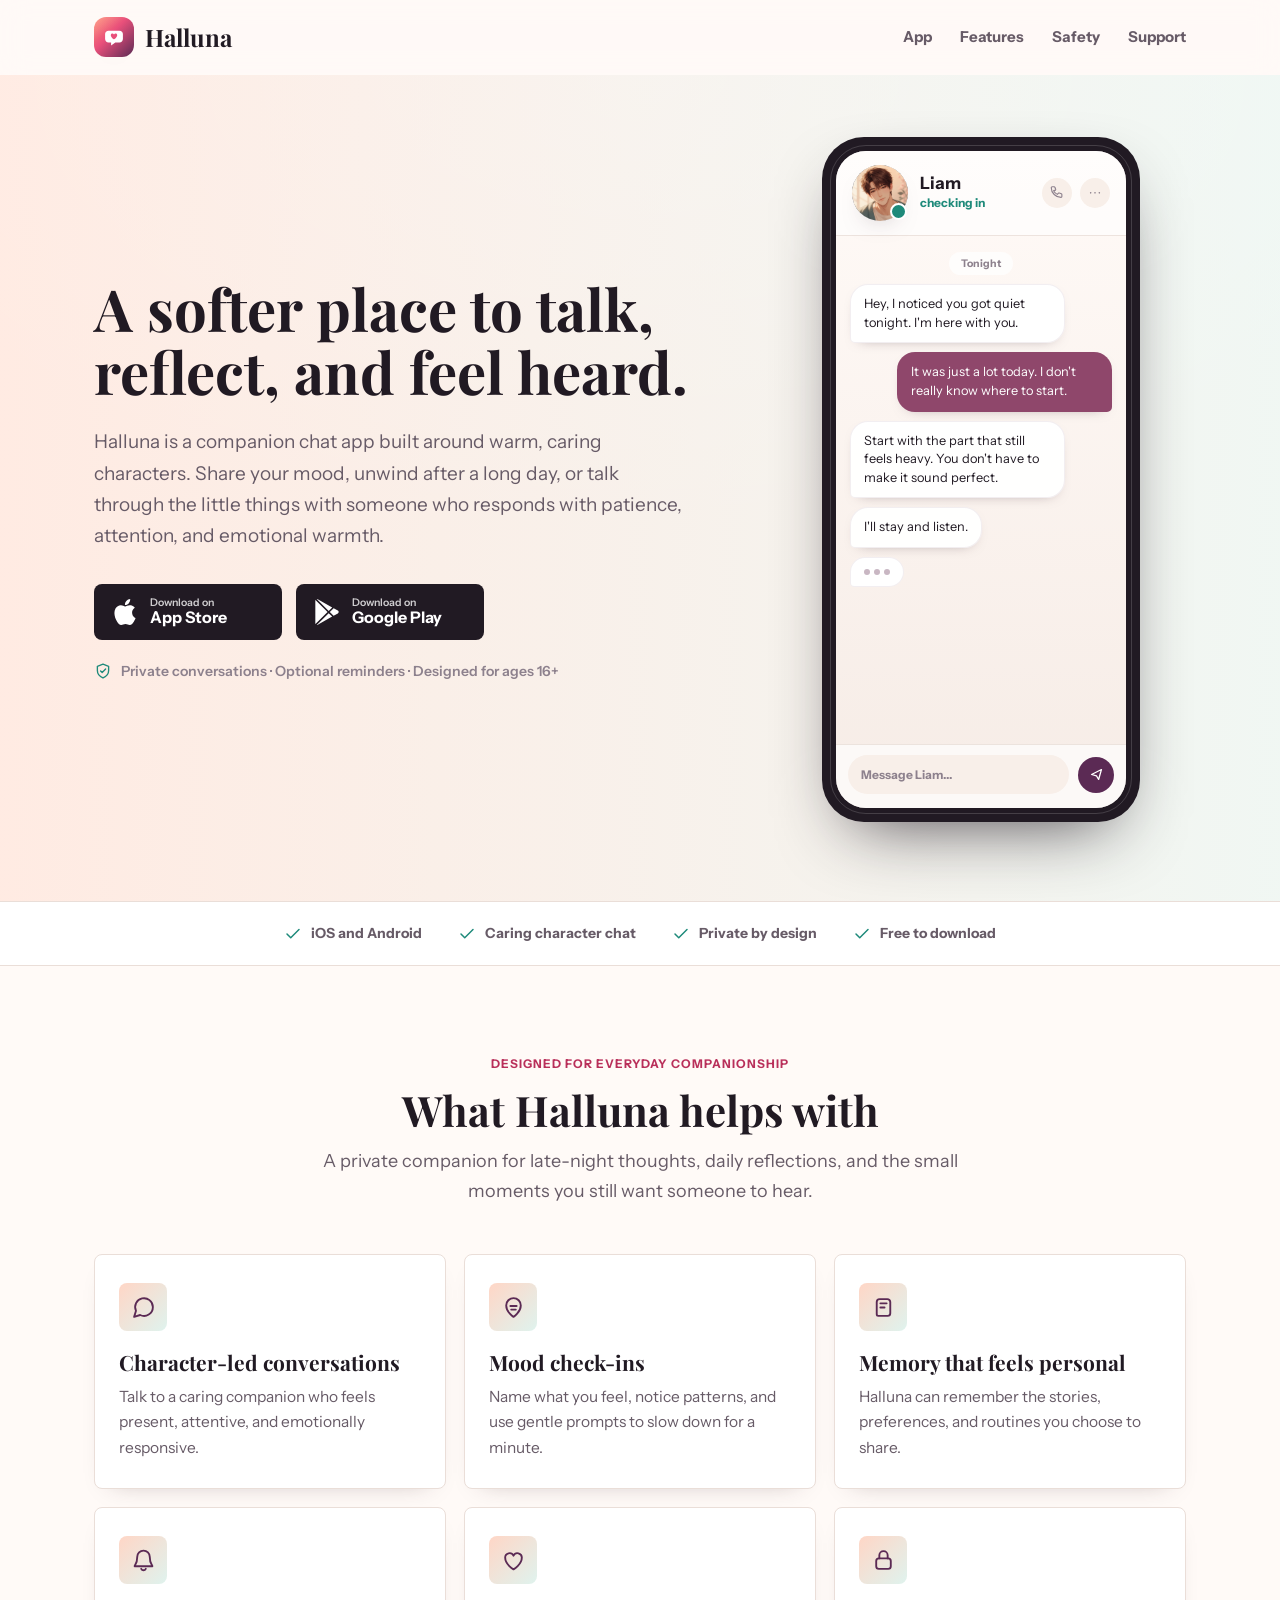
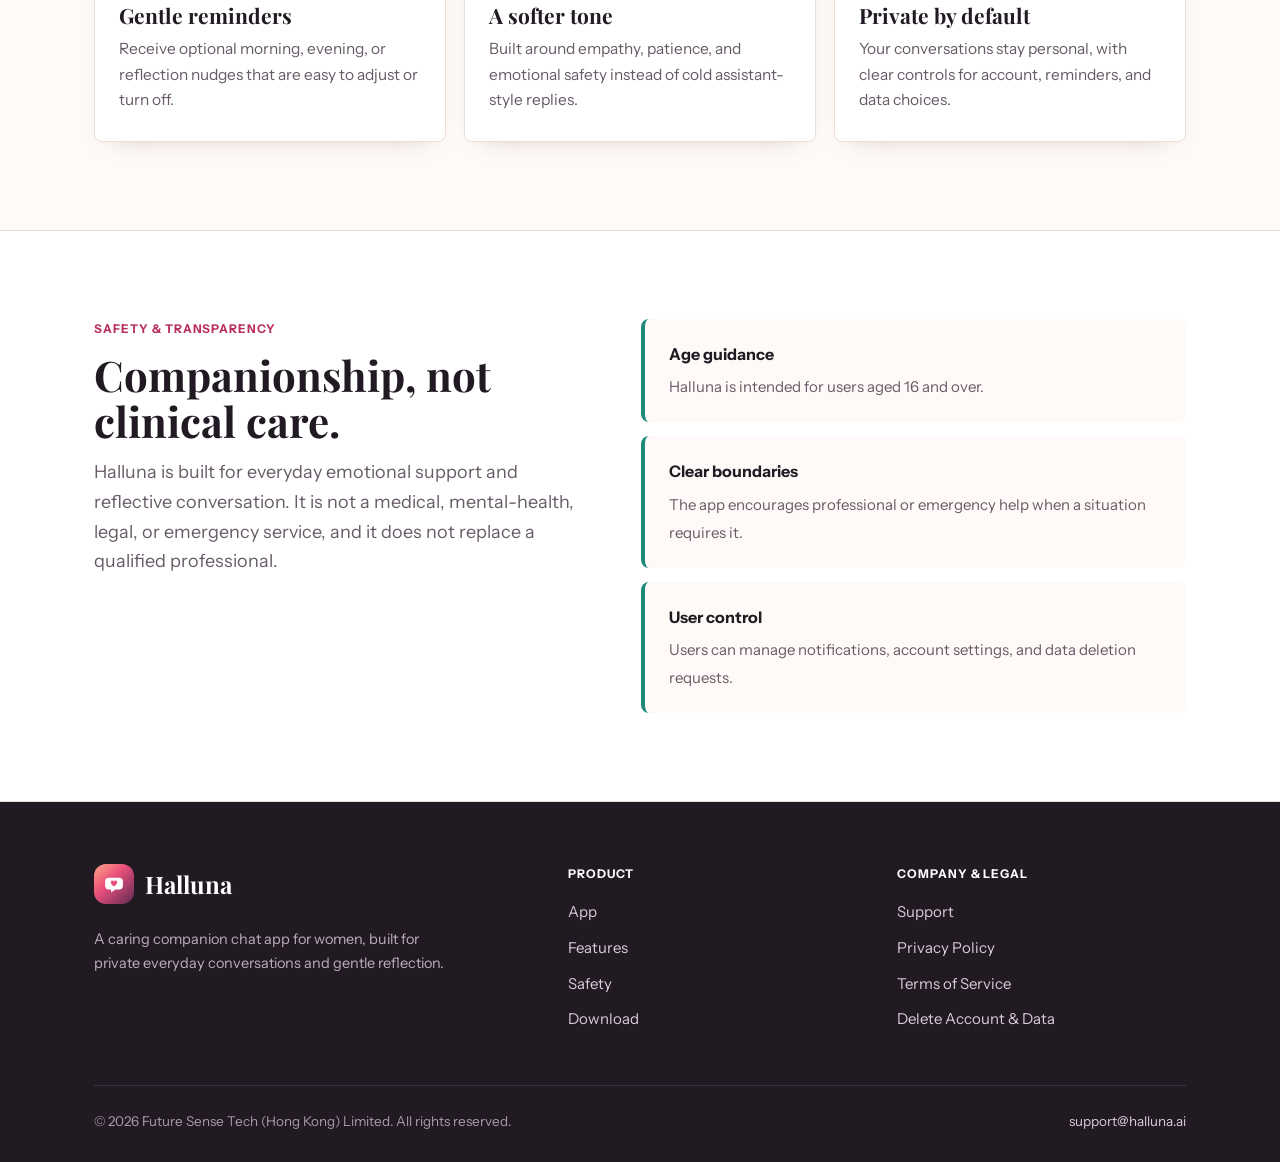
<file: index.html>
<!DOCTYPE html>
<html lang="en">
<head>
  <meta charset="UTF-8" />
  <meta name="viewport" content="width=device-width, initial-scale=1.0" />
  <title>Halluna — AI Companion App for Women</title>
  <meta name="description" content="Halluna is a caring AI companion app for women. Chat, reflect, and feel heard in a private space built for everyday emotional support." />
  <meta property="og:title" content="Halluna — AI Companion App for Women" />
  <meta property="og:description" content="A caring AI companion app for warm, private, judgment-free conversations whenever you need to talk." />
  <meta property="og:type" content="website" />
  <meta name="theme-color" content="#e9507b" />
  <link rel="preconnect" href="https://fonts.googleapis.com" />
  <link rel="preconnect" href="https://fonts.gstatic.com" crossorigin />
  <link href="https://fonts.googleapis.com/css2?family=Instrument+Sans:wght@400;500;600;700;800&family=Playfair+Display:wght@600;700&display=swap" rel="stylesheet" />
  <link rel="icon" href="assets/favicon.svg" type="image/svg+xml" />
  <link rel="stylesheet" href="styles.css" />
</head>
<body>

  <header class="site-header" id="hdr">
    <div class="wrap nav">
      <a class="brand" href="index.html" aria-label="Halluna home">
        <span class="logo" aria-hidden="true">
          <svg viewBox="0 0 24 24" fill="none">
            <path d="M6.5 5.7h11c1.9 0 3.4 1.5 3.4 3.4v4.9c0 1.9-1.5 3.4-3.4 3.4h-4.2l-4.2 3.1v-3.1H6.5c-1.9 0-3.4-1.5-3.4-3.4V9.1c0-1.9 1.5-3.4 3.4-3.4Z" fill="currentColor"/><path d="M12 14.4s-3.2-1.9-3.2-4.1c0-1 .7-1.7 1.6-1.7.7 0 1.2.4 1.6 1 .4-.6.9-1 1.6-1 .9 0 1.6.7 1.6 1.7 0 2.2-3.2 4.1-3.2 4.1Z" fill="#e9507b"/>
          </svg>
        </span>
        <span class="wordmark">Halluna</span>
      </a>
      <nav class="nav-links">
        <a class="hide-sm" href="#app">App</a>
        <a class="hide-sm" href="#features">Features</a>
        <a class="hide-sm" href="#safety">Safety</a>
        <a class="hide-sm" href="support.html">Support</a>
      </nav>
    </div>
  </header>

  <main>
    <section class="hero app-hero" id="app">
      <div class="wrap hero-grid">
        <div class="hero-copy">
          <h1>A softer place to talk, reflect, and feel heard.</h1>
          <p class="lead">
            Halluna is a companion chat app built around warm, caring characters. Share your mood,
            unwind after a long day, or talk through the little things with someone who responds
            with patience, attention, and emotional warmth.
          </p>
          <div class="store-row hero-stores" id="download" aria-label="Download Halluna">
            <a class="store-badge js-coming-soon" href="#coming-soon" aria-label="Download Halluna on the App Store">
              <img src="assets/apple.svg" alt="" aria-hidden="true" />
              <span class="t"><small>Download on</small><b>App Store</b></span>
            </a>
            <a class="store-badge js-coming-soon" href="#coming-soon" aria-label="Download Halluna on Google Play">
              <img src="assets/googleplay.svg" alt="" aria-hidden="true" />
              <span class="t"><small>Download on</small><b>Google Play</b></span>
            </a>
          </div>
          <div class="micro">
            <svg viewBox="0 0 24 24" fill="none" aria-hidden="true"><path d="M12 2.8 4.5 5.7v5.6c0 4.8 3.2 8.1 7.5 10 4.3-1.9 7.5-5.2 7.5-10V5.7L12 2.8Z" stroke="currentColor" stroke-width="1.8" stroke-linejoin="round"/><path d="m8.8 12 2.1 2.1 4.6-4.7" stroke="currentColor" stroke-width="1.8" stroke-linecap="round" stroke-linejoin="round"/></svg>
            Private conversations · Optional reminders · Designed for ages 16+
          </div>
        </div>

        <div class="phone-wrap" aria-label="Halluna app preview">
          <div class="phone">
            <div class="screen">
              <div class="chat-top">
                <span class="ava" aria-hidden="true"><img src="assets/halluna-companion-avatar.png" alt="" /></span>
                <div class="meta">
                  <div class="nm">Liam</div>
                  <div class="st">checking in</div>
                </div>
                <div class="chat-actions" aria-hidden="true">
                  <span><svg viewBox="0 0 24 24" fill="none"><path d="M7 8.5c1.2 2.6 2.9 4.3 5.5 5.5l1.8-1.8c.3-.3.8-.4 1.2-.2l3 1.2c.5.2.8.6.8 1.1v3.1c0 .7-.6 1.2-1.3 1.2C10.1 18.6 3.4 11.9 3.4 4c0-.7.5-1.3 1.2-1.3h3.1c.5 0 1 .3 1.1.8l1.2 3c.2.4.1.9-.2 1.2L7 8.5Z" stroke="currentColor" stroke-width="1.7" stroke-linejoin="round"/></svg></span>
                  <span><svg viewBox="0 0 24 24" fill="none"><path d="M12 13a1.2 1.2 0 1 0 0-2.4 1.2 1.2 0 0 0 0 2.4ZM18.5 13a1.2 1.2 0 1 0 0-2.4 1.2 1.2 0 0 0 0 2.4ZM5.5 13a1.2 1.2 0 1 0 0-2.4 1.2 1.2 0 0 0 0 2.4Z" fill="currentColor"/></svg></span>
                </div>
              </div>
              <div class="chat-body">
                <div class="daystamp">Tonight</div>
                <div class="bubble them b1">Hey, I noticed you got quiet tonight. I'm here with you.</div>
                <div class="bubble me b2">It was just a lot today. I don't really know where to start.</div>
                <div class="bubble them b3">Start with the part that still feels heavy. You don't have to make it sound perfect.</div>
                <div class="bubble them b4">I'll stay and listen.</div>
                <div class="typing" aria-label="Liam is typing"><span></span><span></span><span></span></div>
              </div>
              <div class="chat-input">
                <div class="field">Message Liam...</div>
                <div class="send" aria-hidden="true"><svg viewBox="0 0 24 24" fill="none"><path d="m5 12 14-7-4 14-3-5-7-2Z" stroke="currentColor" stroke-width="1.8" stroke-linejoin="round"/></svg></div>
              </div>
            </div>
          </div>
        </div>
      </div>
    </section>

    <section class="strip" aria-label="Halluna highlights">
      <div class="wrap">
        <span><svg viewBox="0 0 24 24" fill="none" aria-hidden="true"><path d="M20 6 9 17l-5-5" stroke="currentColor" stroke-width="2" stroke-linecap="round" stroke-linejoin="round"/></svg> iOS and Android</span>
        <span><svg viewBox="0 0 24 24" fill="none" aria-hidden="true"><path d="M20 6 9 17l-5-5" stroke="currentColor" stroke-width="2" stroke-linecap="round" stroke-linejoin="round"/></svg> Caring character chat</span>
        <span><svg viewBox="0 0 24 24" fill="none" aria-hidden="true"><path d="M20 6 9 17l-5-5" stroke="currentColor" stroke-width="2" stroke-linecap="round" stroke-linejoin="round"/></svg> Private by design</span>
        <span><svg viewBox="0 0 24 24" fill="none" aria-hidden="true"><path d="M20 6 9 17l-5-5" stroke="currentColor" stroke-width="2" stroke-linecap="round" stroke-linejoin="round"/></svg> Free to download</span>
      </div>
    </section>

    <section class="block" id="features">
      <div class="wrap">
        <div class="section-head">
          <span class="eyebrow">Designed for everyday companionship</span>
          <h2>What Halluna helps with</h2>
          <p>A private companion for late-night thoughts, daily reflections, and the small moments you still want someone to hear.</p>
        </div>
        <div class="features">
          <article class="card">
            <span class="ic" aria-hidden="true"><svg viewBox="0 0 24 24" fill="none"><path d="M21 11.5a8.5 8.5 0 0 1-12.2 7.7L3 21l1.8-5.8A8.5 8.5 0 1 1 21 11.5Z" stroke="currentColor" stroke-width="1.8" stroke-linejoin="round"/></svg></span>
            <h3>Character-led conversations</h3>
            <p>Talk to a caring companion who feels present, attentive, and emotionally responsive.</p>
          </article>
          <article class="card">
            <span class="ic" aria-hidden="true"><svg viewBox="0 0 24 24" fill="none"><path d="M12 21s7-4.6 7-11a7 7 0 0 0-14 0c0 6.4 7 11 7 11Z" stroke="currentColor" stroke-width="1.8" stroke-linejoin="round"/><path d="M9 10.5h6M9.8 14h4.4" stroke="currentColor" stroke-width="1.8" stroke-linecap="round"/></svg></span>
            <h3>Mood check-ins</h3>
            <p>Name what you feel, notice patterns, and use gentle prompts to slow down for a minute.</p>
          </article>
          <article class="card">
            <span class="ic" aria-hidden="true"><svg viewBox="0 0 24 24" fill="none"><path d="M5.5 18.5V6.8A2.8 2.8 0 0 1 8.3 4h7.4a2.8 2.8 0 0 1 2.8 2.8v10.7a2.5 2.5 0 0 1-2.5 2.5H7a1.5 1.5 0 0 1-1.5-1.5Z" stroke="currentColor" stroke-width="1.8"/><path d="M9 8h6M9 12h4" stroke="currentColor" stroke-width="1.8" stroke-linecap="round"/></svg></span>
            <h3>Memory that feels personal</h3>
            <p>Halluna can remember the stories, preferences, and routines you choose to share.</p>
          </article>
          <article class="card">
            <span class="ic" aria-hidden="true"><svg viewBox="0 0 24 24" fill="none"><path d="M18 8.5a6 6 0 0 0-12 0c0 7-2.5 7.5-2.5 9h17c0-1.5-2.5-2-2.5-9Z" stroke="currentColor" stroke-width="1.8" stroke-linejoin="round"/><path d="M9.8 20a2.5 2.5 0 0 0 4.4 0" stroke="currentColor" stroke-width="1.8" stroke-linecap="round"/></svg></span>
            <h3>Gentle reminders</h3>
            <p>Receive optional morning, evening, or reflection nudges that are easy to adjust or turn off.</p>
          </article>
          <article class="card">
            <span class="ic" aria-hidden="true"><svg viewBox="0 0 24 24" fill="none"><path d="M12 20.5S4 16 4 9.2A4.2 4.2 0 0 1 12 7.4a4.2 4.2 0 0 1 8 1.8c0 6.8-8 11.3-8 11.3Z" stroke="currentColor" stroke-width="1.8" stroke-linejoin="round"/></svg></span>
            <h3>A softer tone</h3>
            <p>Built around empathy, patience, and emotional safety instead of cold assistant-style replies.</p>
          </article>
          <article class="card">
            <span class="ic" aria-hidden="true"><svg viewBox="0 0 24 24" fill="none"><rect x="5" y="10" width="14" height="10" rx="2.5" stroke="currentColor" stroke-width="1.8"/><path d="M8 10V7a4 4 0 0 1 8 0v3" stroke="currentColor" stroke-width="1.8" stroke-linecap="round"/></svg></span>
            <h3>Private by default</h3>
            <p>Your conversations stay personal, with clear controls for account, reminders, and data choices.</p>
          </article>
        </div>
      </div>
    </section>

    <section class="block alt" id="safety">
      <div class="wrap split-section">
        <div class="section-copy">
          <span class="eyebrow left">Safety & transparency</span>
          <h2>Companionship, not clinical care.</h2>
          <p>
            Halluna is built for everyday emotional support and reflective conversation. It is not a medical,
            mental-health, legal, or emergency service, and it does not replace a qualified professional.
          </p>
        </div>
        <div class="safety-list">
          <div>
            <strong>Age guidance</strong>
            <span>Halluna is intended for users aged 16 and over.</span>
          </div>
          <div>
            <strong>Clear boundaries</strong>
            <span>The app encourages professional or emergency help when a situation requires it.</span>
          </div>
          <div>
            <strong>User control</strong>
            <span>Users can manage notifications, account settings, and data deletion requests.</span>
          </div>
        </div>
      </div>
    </section>

  </main>

  <div class="modal" id="coming-soon" aria-hidden="true" role="dialog" aria-modal="true" aria-labelledby="coming-soon-title">
    <div class="modal-backdrop" data-close-modal></div>
    <div class="modal-card">
      <button class="modal-close" type="button" aria-label="Close" data-close-modal>×</button>
      <span class="modal-icon" aria-hidden="true">
        <svg viewBox="0 0 24 24" fill="none"><path d="M6.5 5.7h11c1.9 0 3.4 1.5 3.4 3.4v4.9c0 1.9-1.5 3.4-3.4 3.4h-4.2l-4.2 3.1v-3.1H6.5c-1.9 0-3.4-1.5-3.4-3.4V9.1c0-1.9 1.5-3.4 3.4-3.4Z" fill="currentColor"/><path d="M12 14.4s-3.2-1.9-3.2-4.1c0-1 .7-1.7 1.6-1.7.7 0 1.2.4 1.6 1 .4-.6.9-1 1.6-1 .9 0 1.6.7 1.6 1.7 0 2.2-3.2 4.1-3.2 4.1Z" fill="#e9507b"/></svg>
      </span>
      <h2 id="coming-soon-title">Coming soon</h2>
      <p>Halluna is not live on the App Store or Google Play yet. Please check back later for the official download links.</p>
      <button class="btn btn-primary" type="button" data-close-modal>Got it</button>
    </div>
  </div>

  <footer class="site-footer">
    <div class="wrap">
      <div class="footer-grid">
        <div>
          <a class="brand" href="index.html">
            <span class="logo" aria-hidden="true"><svg viewBox="0 0 24 24" fill="none"><path d="M6.5 5.7h11c1.9 0 3.4 1.5 3.4 3.4v4.9c0 1.9-1.5 3.4-3.4 3.4h-4.2l-4.2 3.1v-3.1H6.5c-1.9 0-3.4-1.5-3.4-3.4V9.1c0-1.9 1.5-3.4 3.4-3.4Z" fill="currentColor"/><path d="M12 14.4s-3.2-1.9-3.2-4.1c0-1 .7-1.7 1.6-1.7.7 0 1.2.4 1.6 1 .4-.6.9-1 1.6-1 .9 0 1.6.7 1.6 1.7 0 2.2-3.2 4.1-3.2 4.1Z" fill="#e9507b"/></svg></span>
            <span class="wordmark">Halluna</span>
          </a>
          <p>A caring companion chat app for women, built for private everyday conversations and gentle reflection.</p>
        </div>
        <div class="footer-col">
          <h4>Product</h4>
          <a href="#app">App</a>
          <a href="#features">Features</a>
          <a href="#safety">Safety</a>
          <a href="#download">Download</a>
        </div>
        <div class="footer-col">
          <h4>Company &amp; Legal</h4>
          <a href="support.html">Support</a>
          <a href="privacy.html">Privacy Policy</a>
          <a href="terms.html">Terms of Service</a>
          <a href="delete-account.html">Delete Account &amp; Data</a>
        </div>
      </div>
      <div class="footer-bottom">
        <span>© 2026 Future Sense Tech (Hong Kong) Limited. All rights reserved.</span>
        <a href="mailto:support@halluna.ai">support@halluna.ai</a>
      </div>
    </div>
  </footer>

  <script>
    const hdr = document.getElementById('hdr');
    const onScroll = () => hdr.classList.toggle('scrolled', window.scrollY > 8);
    onScroll();
    window.addEventListener('scroll', onScroll, { passive: true });

    const modal = document.getElementById('coming-soon');
    const openModal = () => {
      modal.setAttribute('aria-hidden', 'false');
      document.body.classList.add('modal-open');
    };
    const closeModal = () => {
      modal.setAttribute('aria-hidden', 'true');
      document.body.classList.remove('modal-open');
    };
    document.querySelectorAll('.js-coming-soon').forEach((link) => {
      link.addEventListener('click', (event) => {
        event.preventDefault();
        openModal();
      });
    });
    document.querySelectorAll('[data-close-modal]').forEach((button) => {
      button.addEventListener('click', closeModal);
    });
    window.addEventListener('keydown', (event) => {
      if (event.key === 'Escape') closeModal();
    });
  </script>

</body>
</html>
</file>
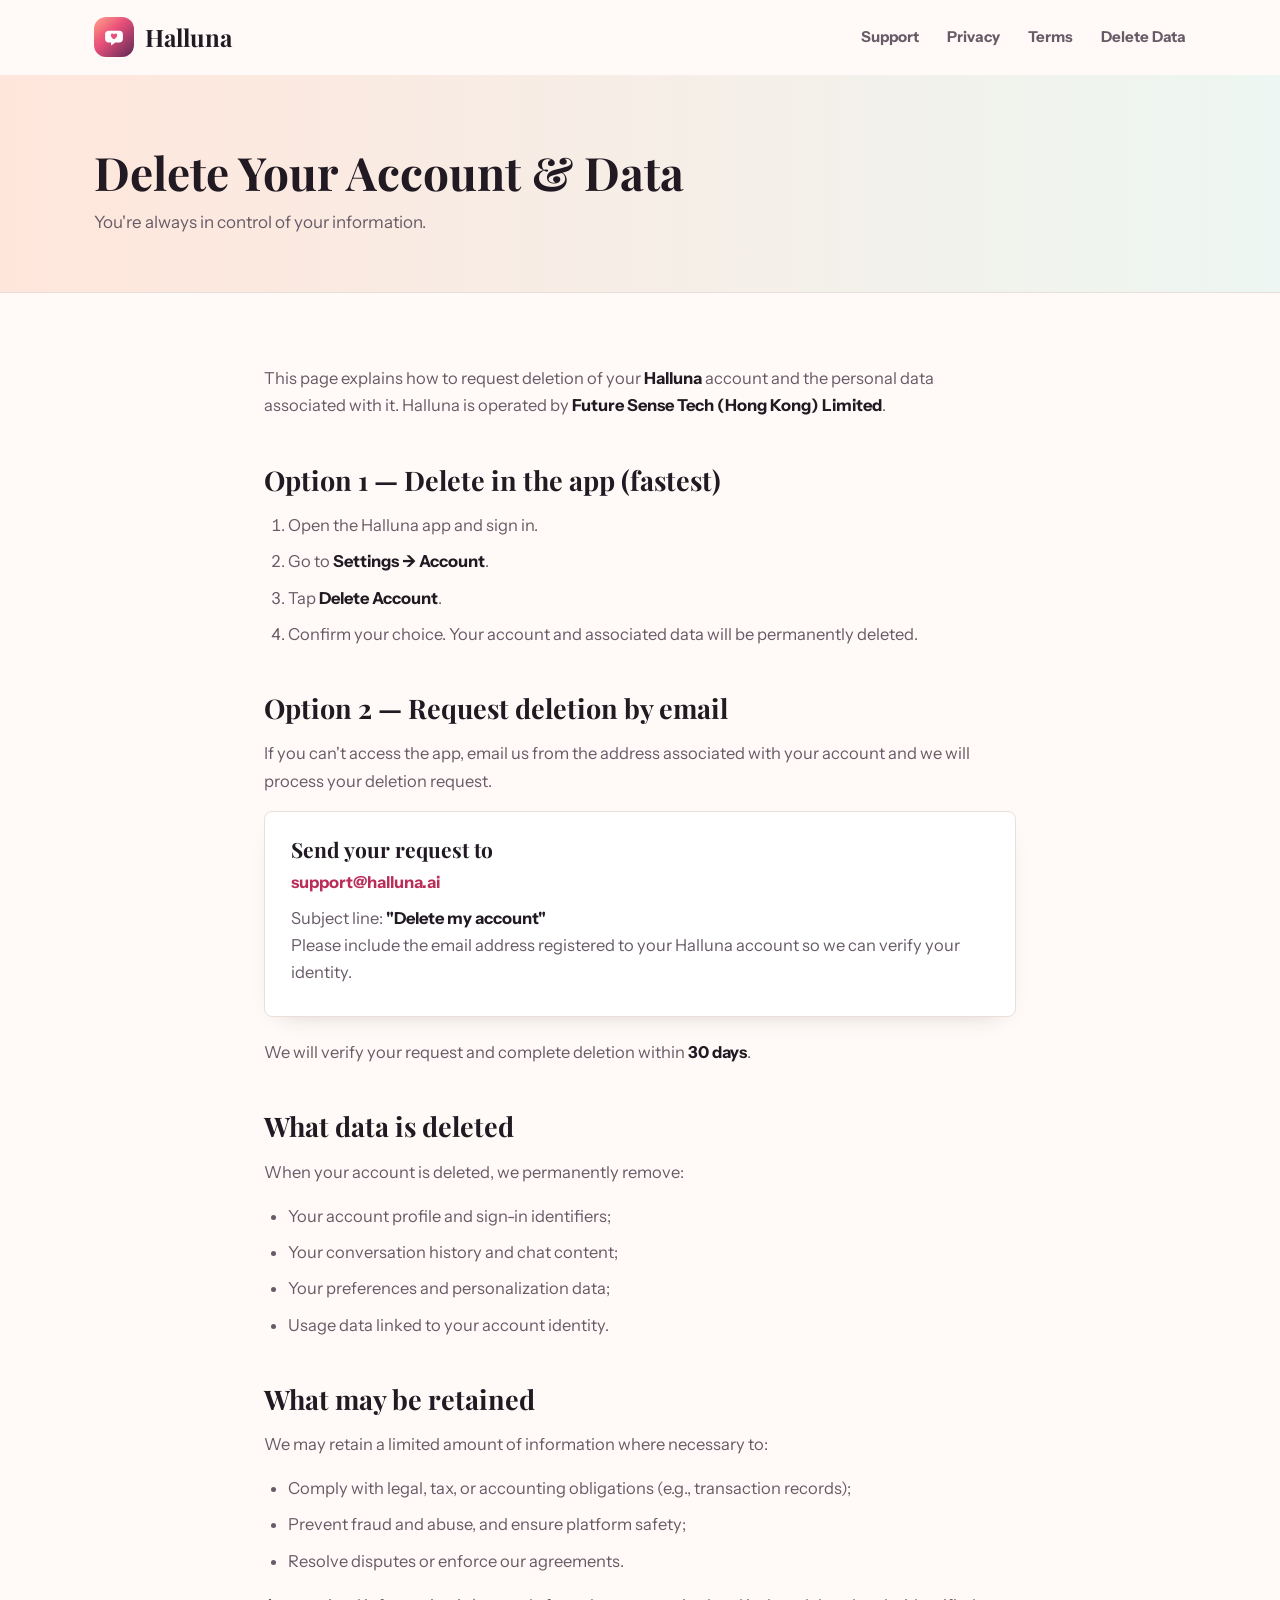
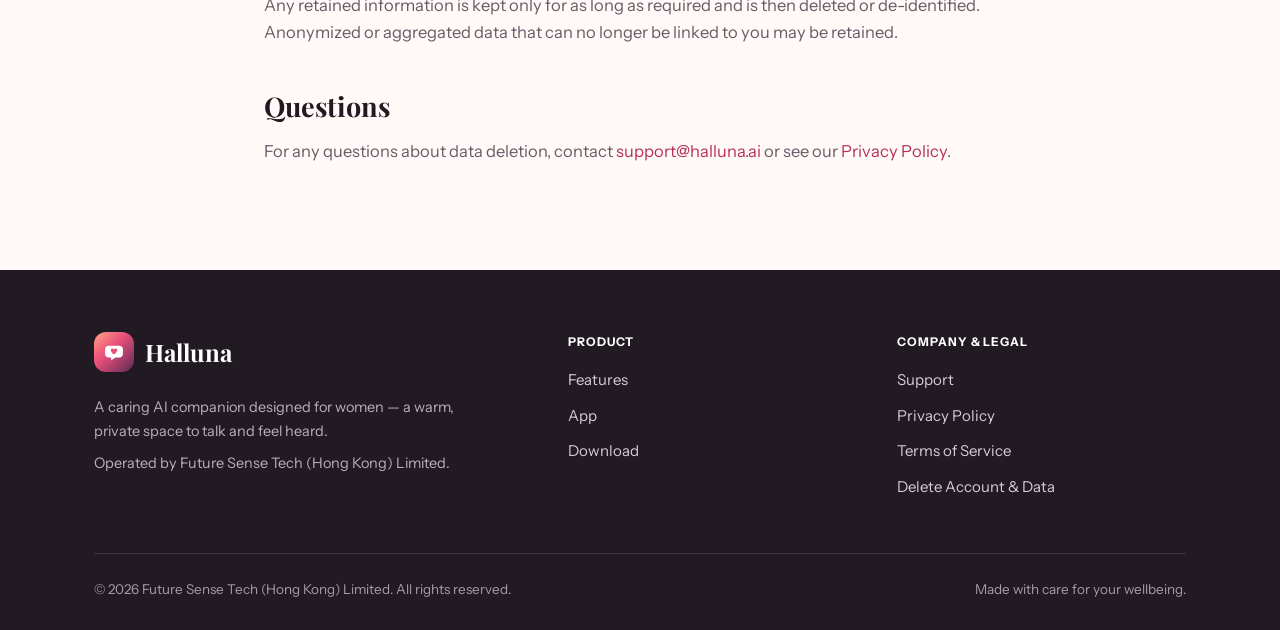
<file: delete-account.html>
<!DOCTYPE html>
<html lang="en">
<head>
  <meta charset="UTF-8" />
  <meta name="viewport" content="width=device-width, initial-scale=1.0" />
  <title>Delete Account &amp; Data — Halluna</title>
  <meta name="description" content="How to delete your Halluna account and personal data, what is removed, and what may be retained." />
  <link rel="preconnect" href="https://fonts.googleapis.com" />
  <link rel="preconnect" href="https://fonts.gstatic.com" crossorigin />
  <link href="https://fonts.googleapis.com/css2?family=Instrument+Sans:wght@400;500;600;700;800&family=Playfair+Display:wght@600;700&display=swap" rel="stylesheet" />
  <link rel="icon" href="assets/favicon.svg" type="image/svg+xml" />
  <link rel="stylesheet" href="styles.css" />
</head>
<body>

  <header class="site-header">
    <div class="wrap nav">
      <a class="brand" href="index.html"><span class="logo"><svg viewBox="0 0 24 24" fill="none"><path d="M6.5 5.7h11c1.9 0 3.4 1.5 3.4 3.4v4.9c0 1.9-1.5 3.4-3.4 3.4h-4.2l-4.2 3.1v-3.1H6.5c-1.9 0-3.4-1.5-3.4-3.4V9.1c0-1.9 1.5-3.4 3.4-3.4Z" fill="currentColor"/><path d="M12 14.4s-3.2-1.9-3.2-4.1c0-1 .7-1.7 1.6-1.7.7 0 1.2.4 1.6 1 .4-.6.9-1 1.6-1 .9 0 1.6.7 1.6 1.7 0 2.2-3.2 4.1-3.2 4.1Z" fill="#e9507b"/></svg></span><span class="wordmark">Halluna</span></a>
      <nav class="nav-links">
        <a href="support.html">Support</a>
        <a href="privacy.html">Privacy</a>
        <a href="terms.html">Terms</a>
        <a href="delete-account.html">Delete Data</a>
      </nav>
    </div>
  </header>

  <section class="page-hero">
    <span class="orb"></span>
    <div class="wrap">
      <h1>Delete Your Account &amp; Data</h1>
      <p>You're always in control of your information.</p>
    </div>
  </section>

  <section class="legal">
    <div class="wrap">

      <p>
        This page explains how to request deletion of your <strong>Halluna</strong> account and the personal
        data associated with it. Halluna is operated by <strong>Future Sense Tech (Hong Kong) Limited</strong>.
      </p>

      <h2>Option 1 — Delete in the app (fastest)</h2>
      <ol>
        <li>Open the Halluna app and sign in.</li>
        <li>Go to <strong>Settings → Account</strong>.</li>
        <li>Tap <strong>Delete Account</strong>.</li>
        <li>Confirm your choice. Your account and associated data will be permanently deleted.</li>
      </ol>

      <h2>Option 2 — Request deletion by email</h2>
      <p>
        If you can't access the app, email us from the address associated with your account and we will process
        your deletion request.
      </p>
      <div class="contact-card">
        <h3>Send your request to</h3>
        <p><a href="mailto:support@halluna.ai">support@halluna.ai</a></p>
        <p style="margin-top:8px">Subject line: <strong>"Delete my account"</strong><br>
          Please include the email address registered to your Halluna account so we can verify your identity.</p>
      </div>
      <p>We will verify your request and complete deletion within <strong>30 days</strong>.</p>

      <h2>What data is deleted</h2>
      <p>When your account is deleted, we permanently remove:</p>
      <ul>
        <li>Your account profile and sign-in identifiers;</li>
        <li>Your conversation history and chat content;</li>
        <li>Your preferences and personalization data;</li>
        <li>Usage data linked to your account identity.</li>
      </ul>

      <h2>What may be retained</h2>
      <p>We may retain a limited amount of information where necessary to:</p>
      <ul>
        <li>Comply with legal, tax, or accounting obligations (e.g., transaction records);</li>
        <li>Prevent fraud and abuse, and ensure platform safety;</li>
        <li>Resolve disputes or enforce our agreements.</li>
      </ul>
      <p>
        Any retained information is kept only for as long as required and is then deleted or de-identified.
        Anonymized or aggregated data that can no longer be linked to you may be retained.
      </p>

      <h2>Questions</h2>
      <p>For any questions about data deletion, contact
        <a href="mailto:support@halluna.ai">support@halluna.ai</a> or see our
        <a href="privacy.html">Privacy Policy</a>.</p>

    </div>
  </section>

  <footer class="site-footer">
    <div class="wrap">
      <div class="footer-grid">
        <div>
          <a class="brand" href="index.html"><span class="logo"><svg viewBox="0 0 24 24" fill="none"><path d="M6.5 5.7h11c1.9 0 3.4 1.5 3.4 3.4v4.9c0 1.9-1.5 3.4-3.4 3.4h-4.2l-4.2 3.1v-3.1H6.5c-1.9 0-3.4-1.5-3.4-3.4V9.1c0-1.9 1.5-3.4 3.4-3.4Z" fill="currentColor"/><path d="M12 14.4s-3.2-1.9-3.2-4.1c0-1 .7-1.7 1.6-1.7.7 0 1.2.4 1.6 1 .4-.6.9-1 1.6-1 .9 0 1.6.7 1.6 1.7 0 2.2-3.2 4.1-3.2 4.1Z" fill="#e9507b"/></svg></span><span class="wordmark">Halluna</span></a>
          <p>A caring AI companion designed for women — a warm, private space to talk and feel heard.</p>
          <p>Operated by Future Sense Tech (Hong Kong) Limited.</p>
        </div>
        <div class="footer-col">
          <h4>Product</h4>
          <a href="index.html#features">Features</a>
          <a href="index.html#app">App</a>
          <a href="index.html#download">Download</a>
        </div>
        <div class="footer-col">
          <h4>Company &amp; Legal</h4>
          <a href="support.html">Support</a>
          <a href="privacy.html">Privacy Policy</a>
          <a href="terms.html">Terms of Service</a>
          <a href="delete-account.html">Delete Account &amp; Data</a>
        </div>
      </div>
      <div class="footer-bottom">
        <span>© 2026 Future Sense Tech (Hong Kong) Limited. All rights reserved.</span>
        <span>Made with care for your wellbeing.</span>
      </div>
    </div>
  </footer>

</body>
</html>
</file>
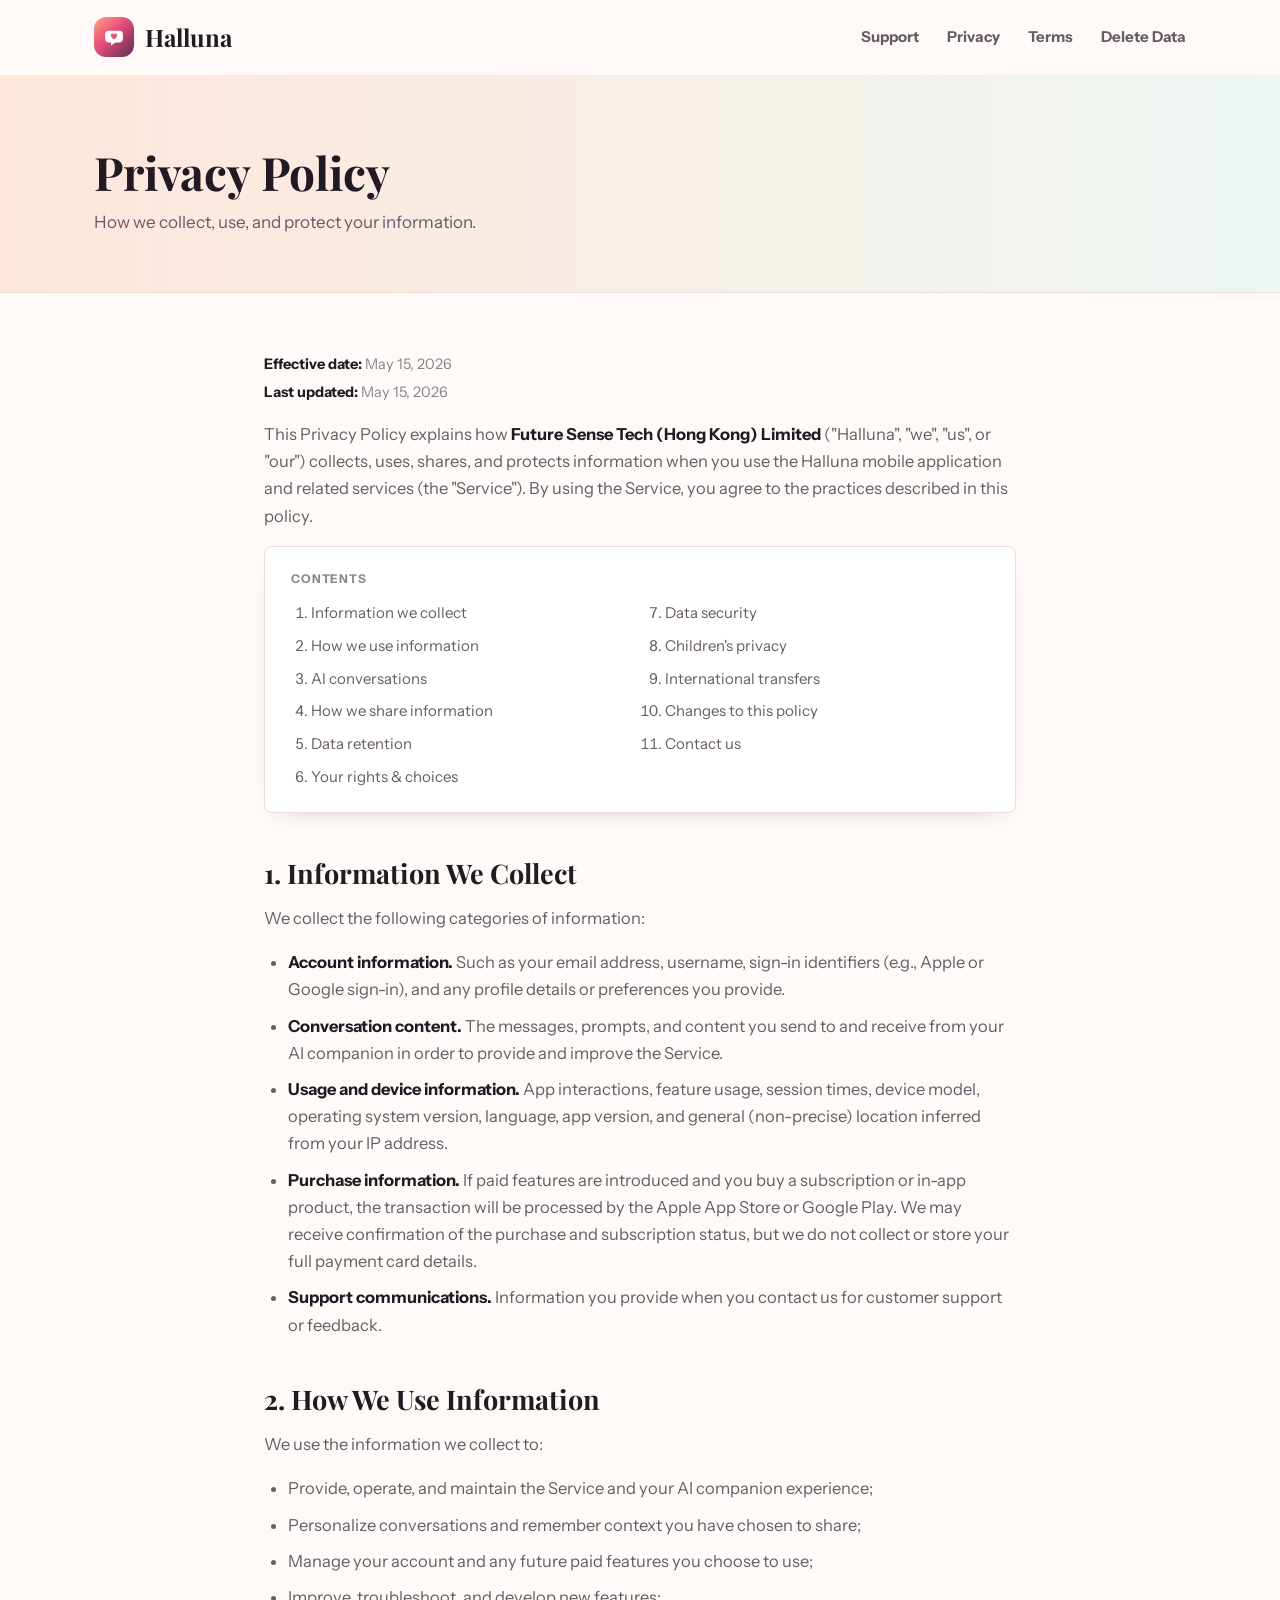
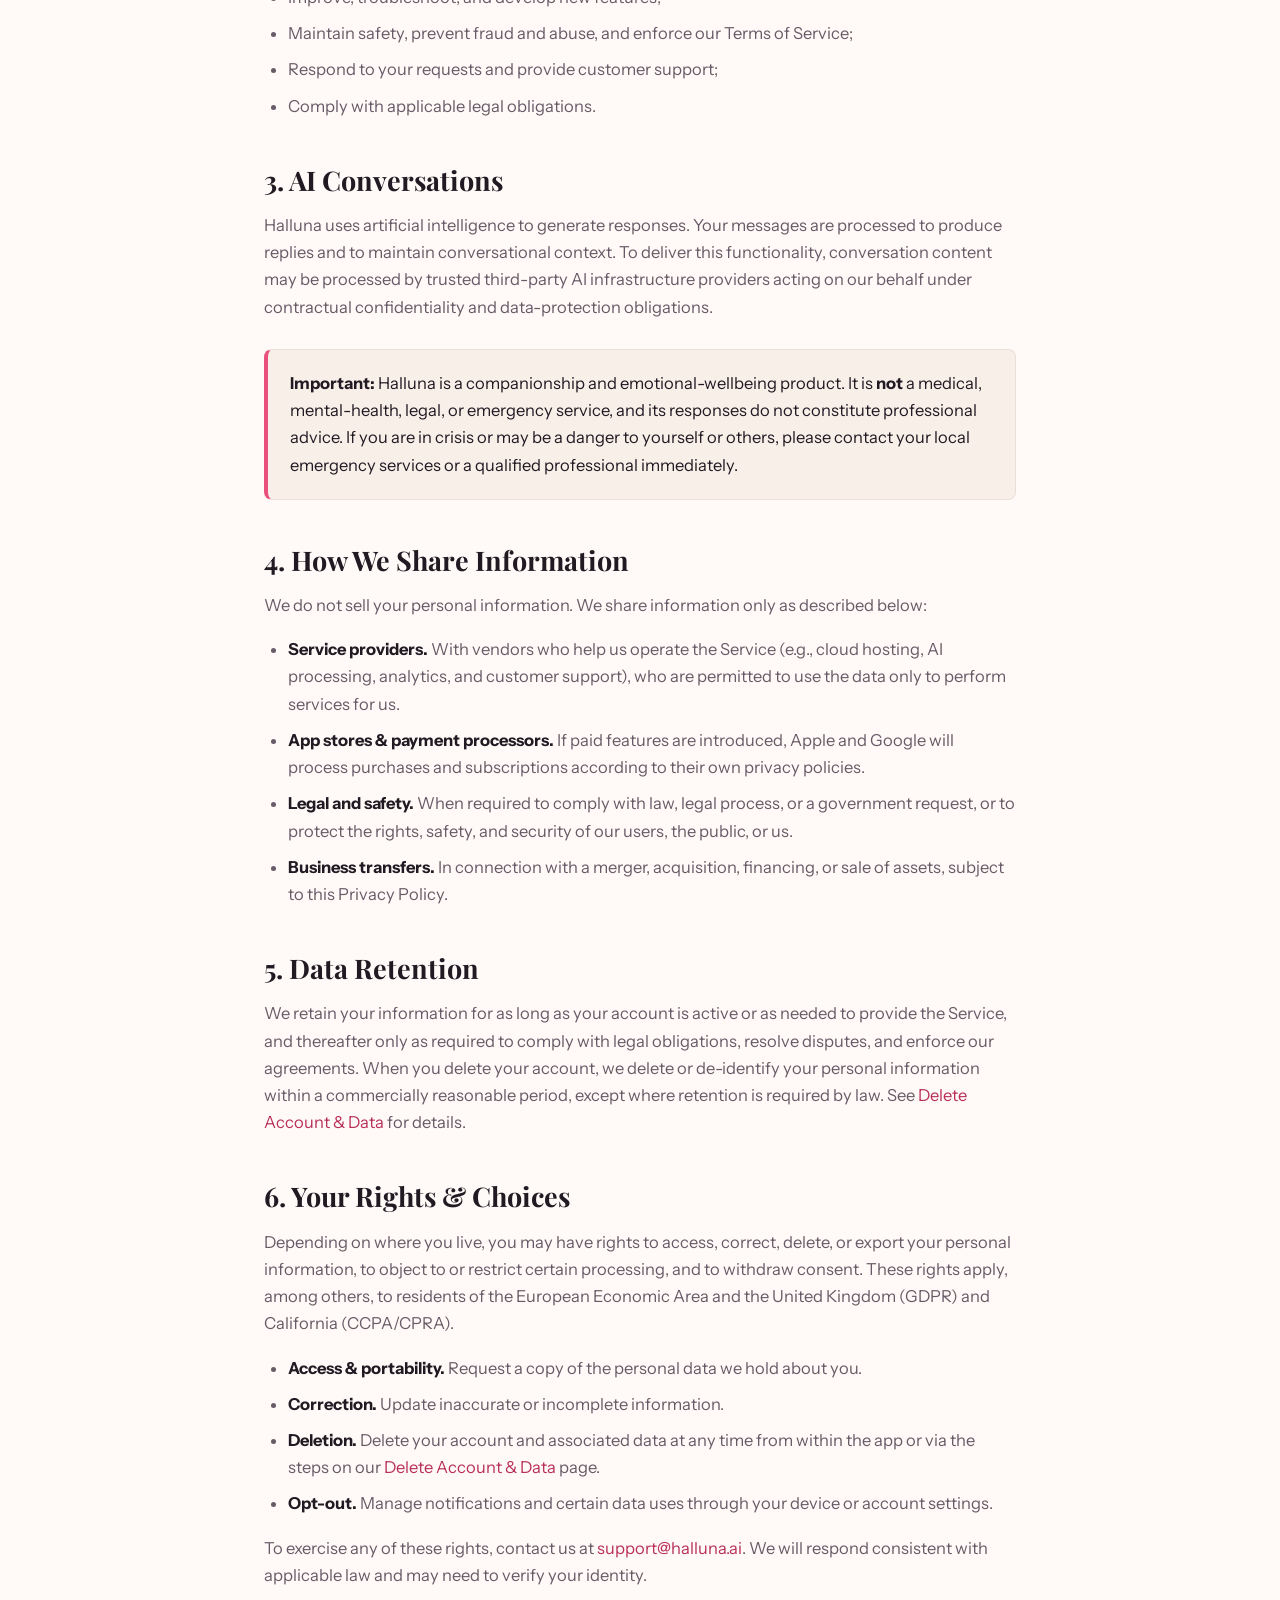
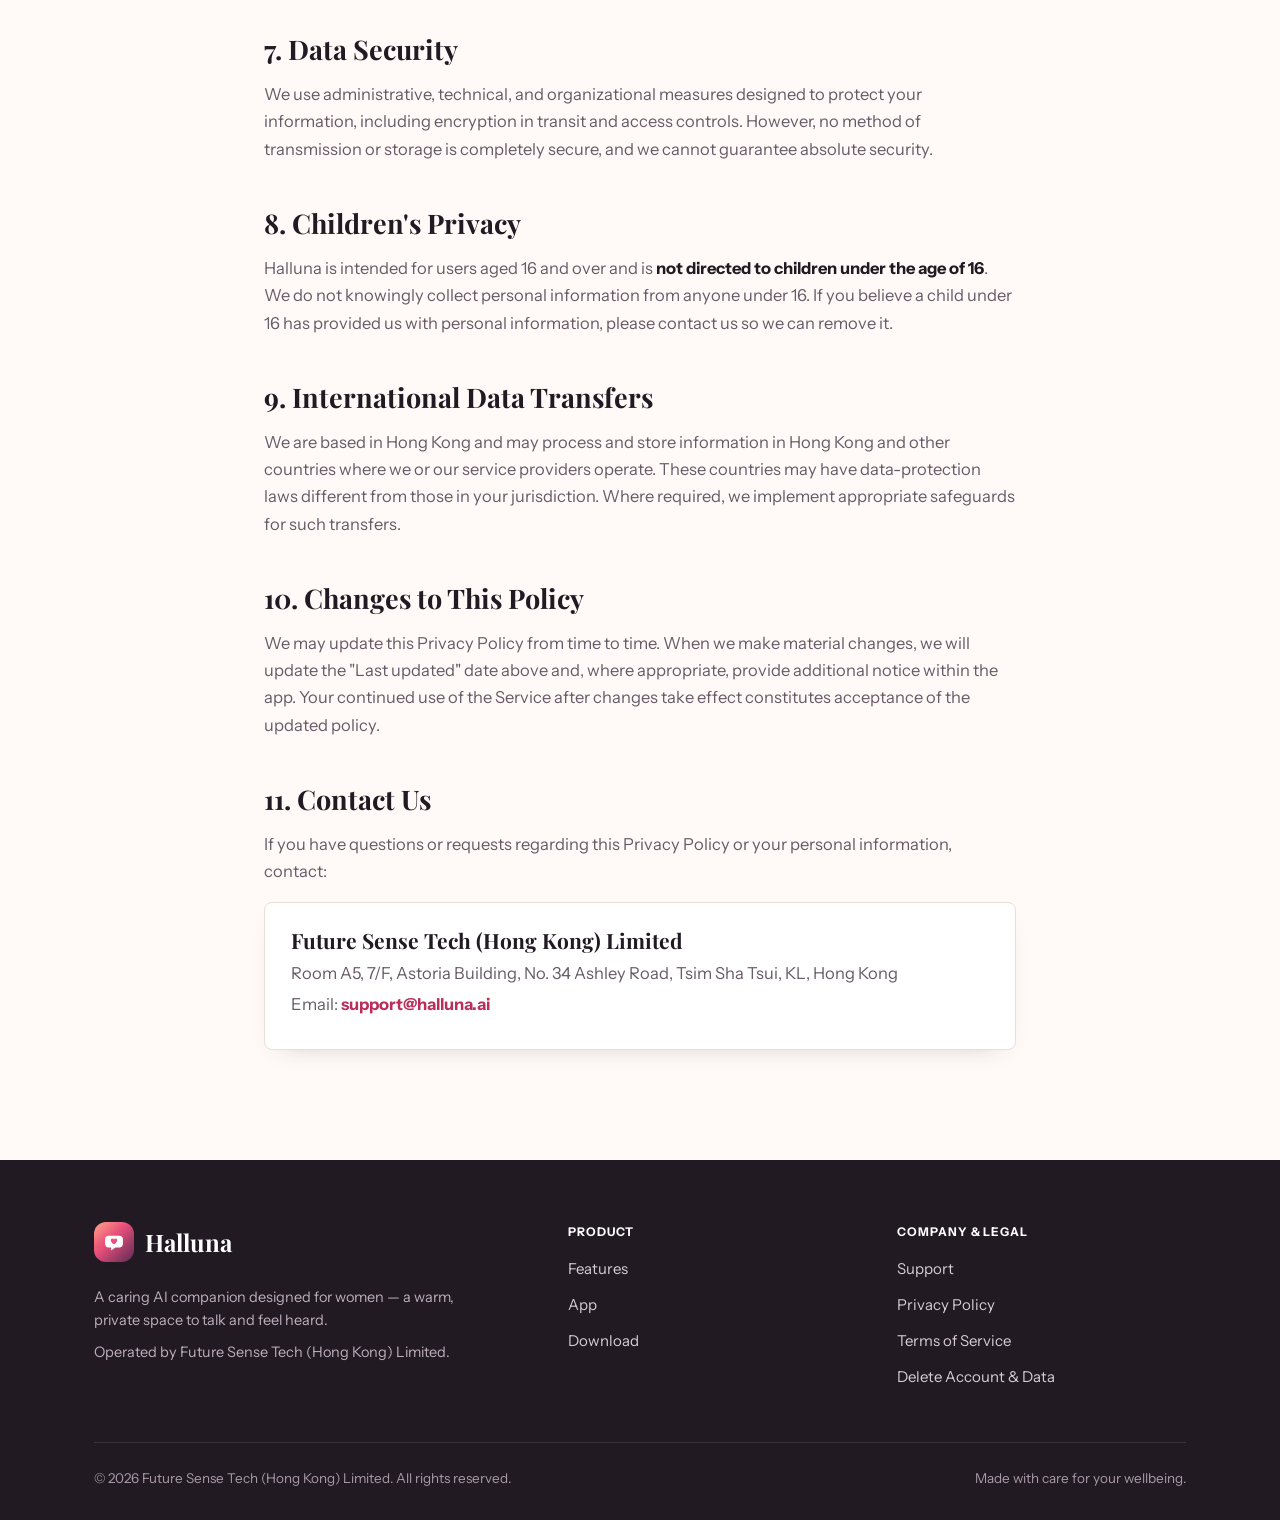
<file: privacy.html>
<!DOCTYPE html>
<html lang="en">
<head>
  <meta charset="UTF-8" />
  <meta name="viewport" content="width=device-width, initial-scale=1.0" />
  <title>Privacy Policy — Halluna</title>
  <meta name="description" content="How Halluna and Future Sense Tech (Hong Kong) Limited collect, use, and protect your personal information." />
  <link rel="preconnect" href="https://fonts.googleapis.com" />
  <link rel="preconnect" href="https://fonts.gstatic.com" crossorigin />
  <link href="https://fonts.googleapis.com/css2?family=Instrument+Sans:wght@400;500;600;700;800&family=Playfair+Display:wght@600;700&display=swap" rel="stylesheet" />
  <link rel="icon" href="assets/favicon.svg" type="image/svg+xml" />
  <link rel="stylesheet" href="styles.css" />
</head>
<body>

  <header class="site-header">
    <div class="wrap nav">
      <a class="brand" href="index.html"><span class="logo"><svg viewBox="0 0 24 24" fill="none"><path d="M6.5 5.7h11c1.9 0 3.4 1.5 3.4 3.4v4.9c0 1.9-1.5 3.4-3.4 3.4h-4.2l-4.2 3.1v-3.1H6.5c-1.9 0-3.4-1.5-3.4-3.4V9.1c0-1.9 1.5-3.4 3.4-3.4Z" fill="currentColor"/><path d="M12 14.4s-3.2-1.9-3.2-4.1c0-1 .7-1.7 1.6-1.7.7 0 1.2.4 1.6 1 .4-.6.9-1 1.6-1 .9 0 1.6.7 1.6 1.7 0 2.2-3.2 4.1-3.2 4.1Z" fill="#e9507b"/></svg></span><span class="wordmark">Halluna</span></a>
      <nav class="nav-links">
        <a href="support.html">Support</a>
        <a href="privacy.html">Privacy</a>
        <a href="terms.html">Terms</a>
        <a href="delete-account.html">Delete Data</a>
      </nav>
    </div>
  </header>

  <section class="page-hero">
    <span class="orb"></span>
    <div class="wrap">
      <h1>Privacy Policy</h1>
      <p>How we collect, use, and protect your information.</p>
    </div>
  </section>

  <section class="legal">
    <div class="wrap">
      <p class="meta"><strong>Effective date:</strong> May 15, 2026</p>
      <p class="meta"><strong>Last updated:</strong> May 15, 2026</p>

      <p>
        This Privacy Policy explains how <strong>Future Sense Tech (Hong Kong) Limited</strong>
        ("Halluna", "we", "us", or "our") collects, uses, shares, and protects information when
        you use the Halluna mobile application and related services (the "Service"). By using the
        Service, you agree to the practices described in this policy.
      </p>

      <div class="toc">
        <h4>Contents</h4>
        <ol>
          <li><a href="#info">Information we collect</a></li>
          <li><a href="#use">How we use information</a></li>
          <li><a href="#ai">AI conversations</a></li>
          <li><a href="#share">How we share information</a></li>
          <li><a href="#retention">Data retention</a></li>
          <li><a href="#rights">Your rights &amp; choices</a></li>
          <li><a href="#security">Data security</a></li>
          <li><a href="#children">Children's privacy</a></li>
          <li><a href="#transfers">International transfers</a></li>
          <li><a href="#changes">Changes to this policy</a></li>
          <li><a href="#contact">Contact us</a></li>
        </ol>
      </div>

      <h2 id="info">1. Information We Collect</h2>
      <p>We collect the following categories of information:</p>
      <ul>
        <li><strong>Account information.</strong> Such as your email address, username, sign-in
          identifiers (e.g., Apple or Google sign-in), and any profile details or preferences you provide.</li>
        <li><strong>Conversation content.</strong> The messages, prompts, and content you send to and
          receive from your AI companion in order to provide and improve the Service.</li>
        <li><strong>Usage and device information.</strong> App interactions, feature usage, session
          times, device model, operating system version, language, app version, and general (non-precise)
          location inferred from your IP address.</li>
        <li><strong>Purchase information.</strong> If paid features are introduced and you buy a subscription
          or in-app product, the transaction will be processed by the Apple App Store or Google Play. We may
          receive confirmation of the purchase and subscription status, but we do not collect or store your
          full payment card details.</li>
        <li><strong>Support communications.</strong> Information you provide when you contact us for
          customer support or feedback.</li>
      </ul>

      <h2 id="use">2. How We Use Information</h2>
      <p>We use the information we collect to:</p>
      <ul>
        <li>Provide, operate, and maintain the Service and your AI companion experience;</li>
        <li>Personalize conversations and remember context you have chosen to share;</li>
        <li>Manage your account and any future paid features you choose to use;</li>
        <li>Improve, troubleshoot, and develop new features;</li>
        <li>Maintain safety, prevent fraud and abuse, and enforce our Terms of Service;</li>
        <li>Respond to your requests and provide customer support;</li>
        <li>Comply with applicable legal obligations.</li>
      </ul>

      <h2 id="ai">3. AI Conversations</h2>
      <p>
        Halluna uses artificial intelligence to generate responses. Your messages are processed to
        produce replies and to maintain conversational context. To deliver this functionality, conversation
        content may be processed by trusted third-party AI infrastructure providers acting on our behalf
        under contractual confidentiality and data-protection obligations.
      </p>
      <div class="callout">
        <p><strong>Important:</strong> Halluna is a companionship and emotional-wellbeing product. It is
          <strong>not</strong> a medical, mental-health, legal, or emergency service, and its responses do
          not constitute professional advice. If you are in crisis or may be a danger to yourself or others,
          please contact your local emergency services or a qualified professional immediately.</p>
      </div>

      <h2 id="share">4. How We Share Information</h2>
      <p>We do not sell your personal information. We share information only as described below:</p>
      <ul>
        <li><strong>Service providers.</strong> With vendors who help us operate the Service (e.g., cloud
          hosting, AI processing, analytics, and customer support), who are permitted to use the data only
          to perform services for us.</li>
        <li><strong>App stores &amp; payment processors.</strong> If paid features are introduced, Apple and
          Google will process purchases and subscriptions according to their own privacy policies.</li>
        <li><strong>Legal and safety.</strong> When required to comply with law, legal process, or a
          government request, or to protect the rights, safety, and security of our users, the public, or us.</li>
        <li><strong>Business transfers.</strong> In connection with a merger, acquisition, financing, or
          sale of assets, subject to this Privacy Policy.</li>
      </ul>

      <h2 id="retention">5. Data Retention</h2>
      <p>
        We retain your information for as long as your account is active or as needed to provide the
        Service, and thereafter only as required to comply with legal obligations, resolve disputes, and
        enforce our agreements. When you delete your account, we delete or de-identify your personal
        information within a commercially reasonable period, except where retention is required by law.
        See <a href="delete-account.html">Delete Account &amp; Data</a> for details.
      </p>

      <h2 id="rights">6. Your Rights &amp; Choices</h2>
      <p>
        Depending on where you live, you may have rights to access, correct, delete, or export your
        personal information, to object to or restrict certain processing, and to withdraw consent. These
        rights apply, among others, to residents of the European Economic Area and the United Kingdom
        (GDPR) and California (CCPA/CPRA).
      </p>
      <ul>
        <li><strong>Access &amp; portability.</strong> Request a copy of the personal data we hold about you.</li>
        <li><strong>Correction.</strong> Update inaccurate or incomplete information.</li>
        <li><strong>Deletion.</strong> Delete your account and associated data at any time from within the
          app or via the steps on our <a href="delete-account.html">Delete Account &amp; Data</a> page.</li>
        <li><strong>Opt-out.</strong> Manage notifications and certain data uses through your device or
          account settings.</li>
      </ul>
      <p>To exercise any of these rights, contact us at
        <a href="mailto:support@halluna.ai">support@halluna.ai</a>. We will respond consistent with
        applicable law and may need to verify your identity.</p>

      <h2 id="security">7. Data Security</h2>
      <p>
        We use administrative, technical, and organizational measures designed to protect your information,
        including encryption in transit and access controls. However, no method of transmission or storage
        is completely secure, and we cannot guarantee absolute security.
      </p>

      <h2 id="children">8. Children's Privacy</h2>
      <p>
        Halluna is intended for users aged 16 and over and is <strong>not directed to children under the age of 16</strong>.
        We do not knowingly collect personal information from anyone under 16. If you believe a child under 16 has
        provided us with personal information, please contact us so we can remove it.
      </p>

      <h2 id="transfers">9. International Data Transfers</h2>
      <p>
        We are based in Hong Kong and may process and store information in Hong Kong and other countries
        where we or our service providers operate. These countries may have data-protection laws different
        from those in your jurisdiction. Where required, we implement appropriate safeguards for such transfers.
      </p>

      <h2 id="changes">10. Changes to This Policy</h2>
      <p>
        We may update this Privacy Policy from time to time. When we make material changes, we will update
        the "Last updated" date above and, where appropriate, provide additional notice within the app.
        Your continued use of the Service after changes take effect constitutes acceptance of the updated policy.
      </p>

      <h2 id="contact">11. Contact Us</h2>
      <p>If you have questions or requests regarding this Privacy Policy or your personal information, contact:</p>
      <div class="contact-card">
        <h3>Future Sense Tech (Hong Kong) Limited</h3>
        <p>Room A5, 7/F, Astoria Building, No. 34 Ashley Road, Tsim Sha Tsui, KL, Hong Kong</p>
        <p>Email: <a href="mailto:support@halluna.ai">support@halluna.ai</a></p>
      </div>
    </div>
  </section>

  <footer class="site-footer">
    <div class="wrap">
      <div class="footer-grid">
        <div>
          <a class="brand" href="index.html"><span class="logo"><svg viewBox="0 0 24 24" fill="none"><path d="M6.5 5.7h11c1.9 0 3.4 1.5 3.4 3.4v4.9c0 1.9-1.5 3.4-3.4 3.4h-4.2l-4.2 3.1v-3.1H6.5c-1.9 0-3.4-1.5-3.4-3.4V9.1c0-1.9 1.5-3.4 3.4-3.4Z" fill="currentColor"/><path d="M12 14.4s-3.2-1.9-3.2-4.1c0-1 .7-1.7 1.6-1.7.7 0 1.2.4 1.6 1 .4-.6.9-1 1.6-1 .9 0 1.6.7 1.6 1.7 0 2.2-3.2 4.1-3.2 4.1Z" fill="#e9507b"/></svg></span><span class="wordmark">Halluna</span></a>
          <p>A caring AI companion designed for women — a warm, private space to talk and feel heard.</p>
          <p>Operated by Future Sense Tech (Hong Kong) Limited.</p>
        </div>
        <div class="footer-col">
          <h4>Product</h4>
          <a href="index.html#features">Features</a>
          <a href="index.html#app">App</a>
          <a href="index.html#download">Download</a>
        </div>
        <div class="footer-col">
          <h4>Company &amp; Legal</h4>
          <a href="support.html">Support</a>
          <a href="privacy.html">Privacy Policy</a>
          <a href="terms.html">Terms of Service</a>
          <a href="delete-account.html">Delete Account &amp; Data</a>
        </div>
      </div>
      <div class="footer-bottom">
        <span>© 2026 Future Sense Tech (Hong Kong) Limited. All rights reserved.</span>
        <span>Made with care for your wellbeing.</span>
      </div>
    </div>
  </footer>

</body>
</html>
</file>
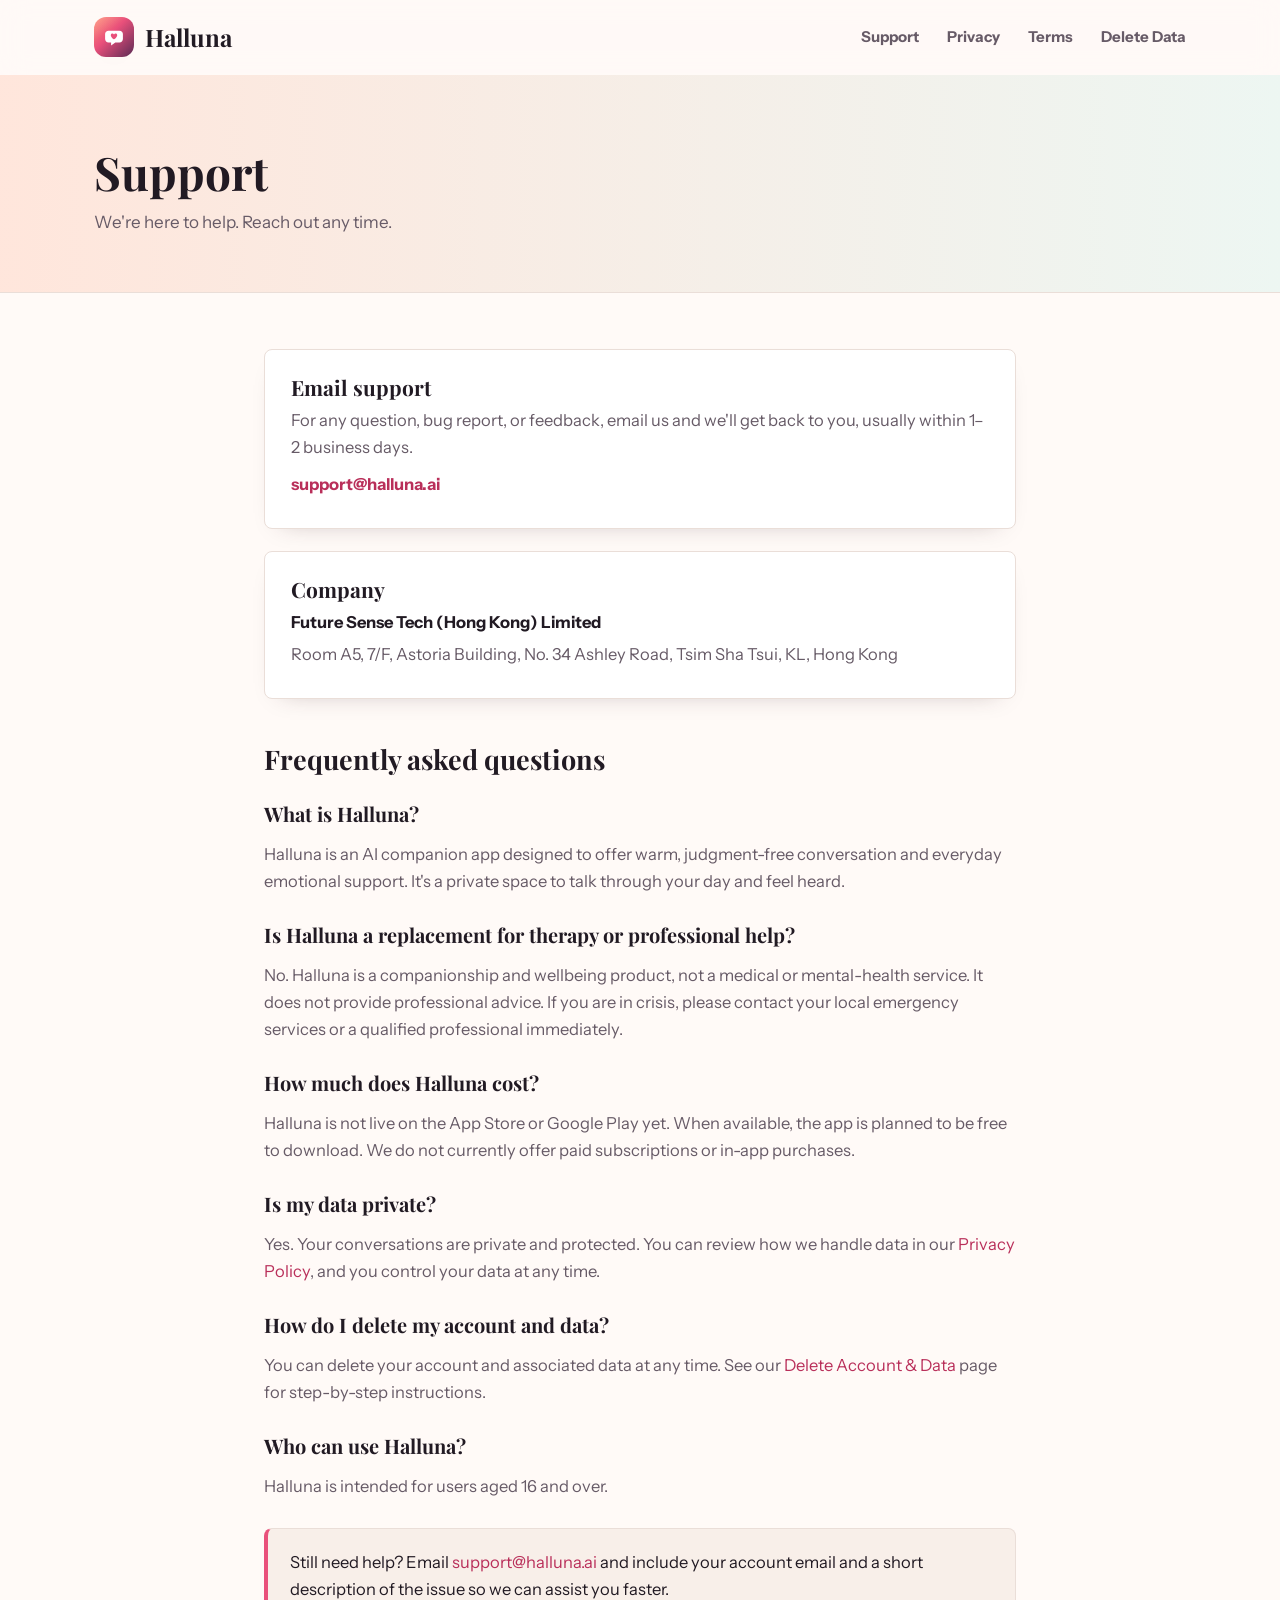
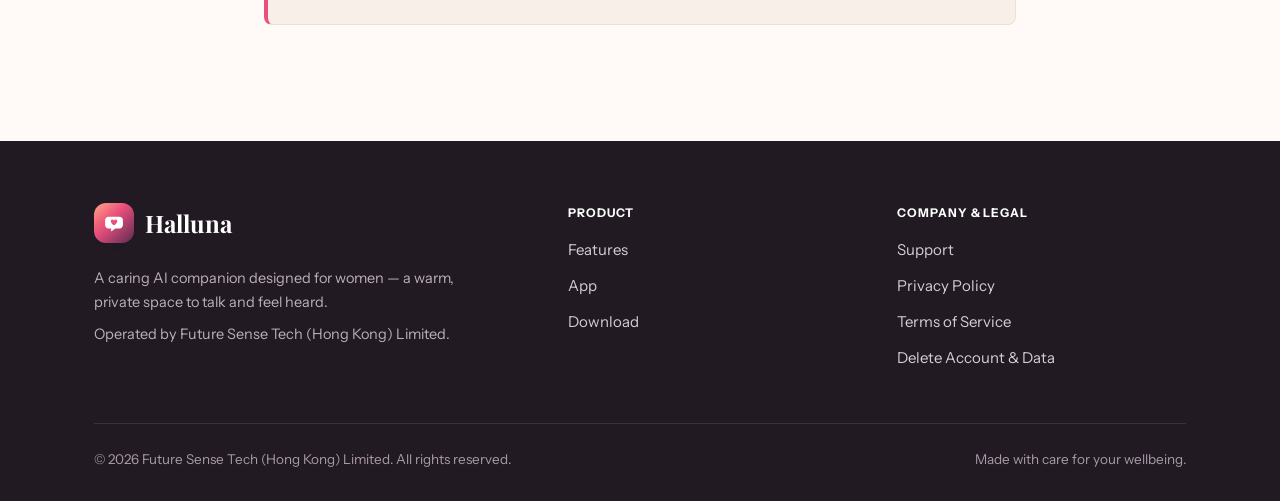
<file: support.html>
<!DOCTYPE html>
<html lang="en">
<head>
  <meta charset="UTF-8" />
  <meta name="viewport" content="width=device-width, initial-scale=1.0" />
  <title>Support — Halluna</title>
  <meta name="description" content="Get help with Halluna. Contact our support team, browse FAQs, and find account help." />
  <link rel="preconnect" href="https://fonts.googleapis.com" />
  <link rel="preconnect" href="https://fonts.gstatic.com" crossorigin />
  <link href="https://fonts.googleapis.com/css2?family=Instrument+Sans:wght@400;500;600;700;800&family=Playfair+Display:wght@600;700&display=swap" rel="stylesheet" />
  <link rel="icon" href="assets/favicon.svg" type="image/svg+xml" />
  <link rel="stylesheet" href="styles.css" />
</head>
<body>

  <header class="site-header">
    <div class="wrap nav">
      <a class="brand" href="index.html"><span class="logo"><svg viewBox="0 0 24 24" fill="none"><path d="M6.5 5.7h11c1.9 0 3.4 1.5 3.4 3.4v4.9c0 1.9-1.5 3.4-3.4 3.4h-4.2l-4.2 3.1v-3.1H6.5c-1.9 0-3.4-1.5-3.4-3.4V9.1c0-1.9 1.5-3.4 3.4-3.4Z" fill="currentColor"/><path d="M12 14.4s-3.2-1.9-3.2-4.1c0-1 .7-1.7 1.6-1.7.7 0 1.2.4 1.6 1 .4-.6.9-1 1.6-1 .9 0 1.6.7 1.6 1.7 0 2.2-3.2 4.1-3.2 4.1Z" fill="#e9507b"/></svg></span><span class="wordmark">Halluna</span></a>
      <nav class="nav-links">
        <a href="support.html">Support</a>
        <a href="privacy.html">Privacy</a>
        <a href="terms.html">Terms</a>
        <a href="delete-account.html">Delete Data</a>
      </nav>
    </div>
  </header>

  <section class="page-hero">
    <span class="orb"></span>
    <div class="wrap">
      <h1>Support</h1>
      <p>We're here to help. Reach out any time.</p>
    </div>
  </section>

  <section class="legal">
    <div class="wrap">

      <div class="contact-card">
        <h3>Email support</h3>
        <p>For any question, bug report, or feedback, email us and we'll get back to you, usually within
          1–2 business days.</p>
        <p style="margin-top:10px"><a href="mailto:support@halluna.ai">support@halluna.ai</a></p>
      </div>

      <div class="contact-card">
        <h3>Company</h3>
        <p><strong>Future Sense Tech (Hong Kong) Limited</strong></p>
        <p>Room A5, 7/F, Astoria Building, No. 34 Ashley Road, Tsim Sha Tsui, KL, Hong Kong</p>
      </div>

      <h2>Frequently asked questions</h2>

      <h3>What is Halluna?</h3>
      <p>Halluna is an AI companion app designed to offer warm, judgment-free conversation and everyday
        emotional support. It's a private space to talk through your day and feel heard.</p>

      <h3>Is Halluna a replacement for therapy or professional help?</h3>
      <p>No. Halluna is a companionship and wellbeing product, not a medical or mental-health service. It does
        not provide professional advice. If you are in crisis, please contact your local emergency services or
        a qualified professional immediately.</p>

      <h3>How much does Halluna cost?</h3>
      <p>Halluna is not live on the App Store or Google Play yet. When available, the app is planned to be
        free to download. We do not currently offer paid subscriptions or in-app purchases.</p>

      <h3>Is my data private?</h3>
      <p>Yes. Your conversations are private and protected. You can review how we handle data in our
        <a href="privacy.html">Privacy Policy</a>, and you control your data at any time.</p>

      <h3>How do I delete my account and data?</h3>
      <p>You can delete your account and associated data at any time. See our
        <a href="delete-account.html">Delete Account &amp; Data</a> page for step-by-step instructions.</p>

      <h3>Who can use Halluna?</h3>
      <p>Halluna is intended for users aged 16 and over.</p>

      <div class="callout">
        <p>Still need help? Email <a href="mailto:support@halluna.ai">support@halluna.ai</a> and include your
          account email and a short description of the issue so we can assist you faster.</p>
      </div>

    </div>
  </section>

  <footer class="site-footer">
    <div class="wrap">
      <div class="footer-grid">
        <div>
          <a class="brand" href="index.html"><span class="logo"><svg viewBox="0 0 24 24" fill="none"><path d="M6.5 5.7h11c1.9 0 3.4 1.5 3.4 3.4v4.9c0 1.9-1.5 3.4-3.4 3.4h-4.2l-4.2 3.1v-3.1H6.5c-1.9 0-3.4-1.5-3.4-3.4V9.1c0-1.9 1.5-3.4 3.4-3.4Z" fill="currentColor"/><path d="M12 14.4s-3.2-1.9-3.2-4.1c0-1 .7-1.7 1.6-1.7.7 0 1.2.4 1.6 1 .4-.6.9-1 1.6-1 .9 0 1.6.7 1.6 1.7 0 2.2-3.2 4.1-3.2 4.1Z" fill="#e9507b"/></svg></span><span class="wordmark">Halluna</span></a>
          <p>A caring AI companion designed for women — a warm, private space to talk and feel heard.</p>
          <p>Operated by Future Sense Tech (Hong Kong) Limited.</p>
        </div>
        <div class="footer-col">
          <h4>Product</h4>
          <a href="index.html#features">Features</a>
          <a href="index.html#app">App</a>
          <a href="index.html#download">Download</a>
        </div>
        <div class="footer-col">
          <h4>Company &amp; Legal</h4>
          <a href="support.html">Support</a>
          <a href="privacy.html">Privacy Policy</a>
          <a href="terms.html">Terms of Service</a>
          <a href="delete-account.html">Delete Account &amp; Data</a>
        </div>
      </div>
      <div class="footer-bottom">
        <span>© 2026 Future Sense Tech (Hong Kong) Limited. All rights reserved.</span>
        <span>Made with care for your wellbeing.</span>
      </div>
    </div>
  </footer>

</body>
</html>
</file>
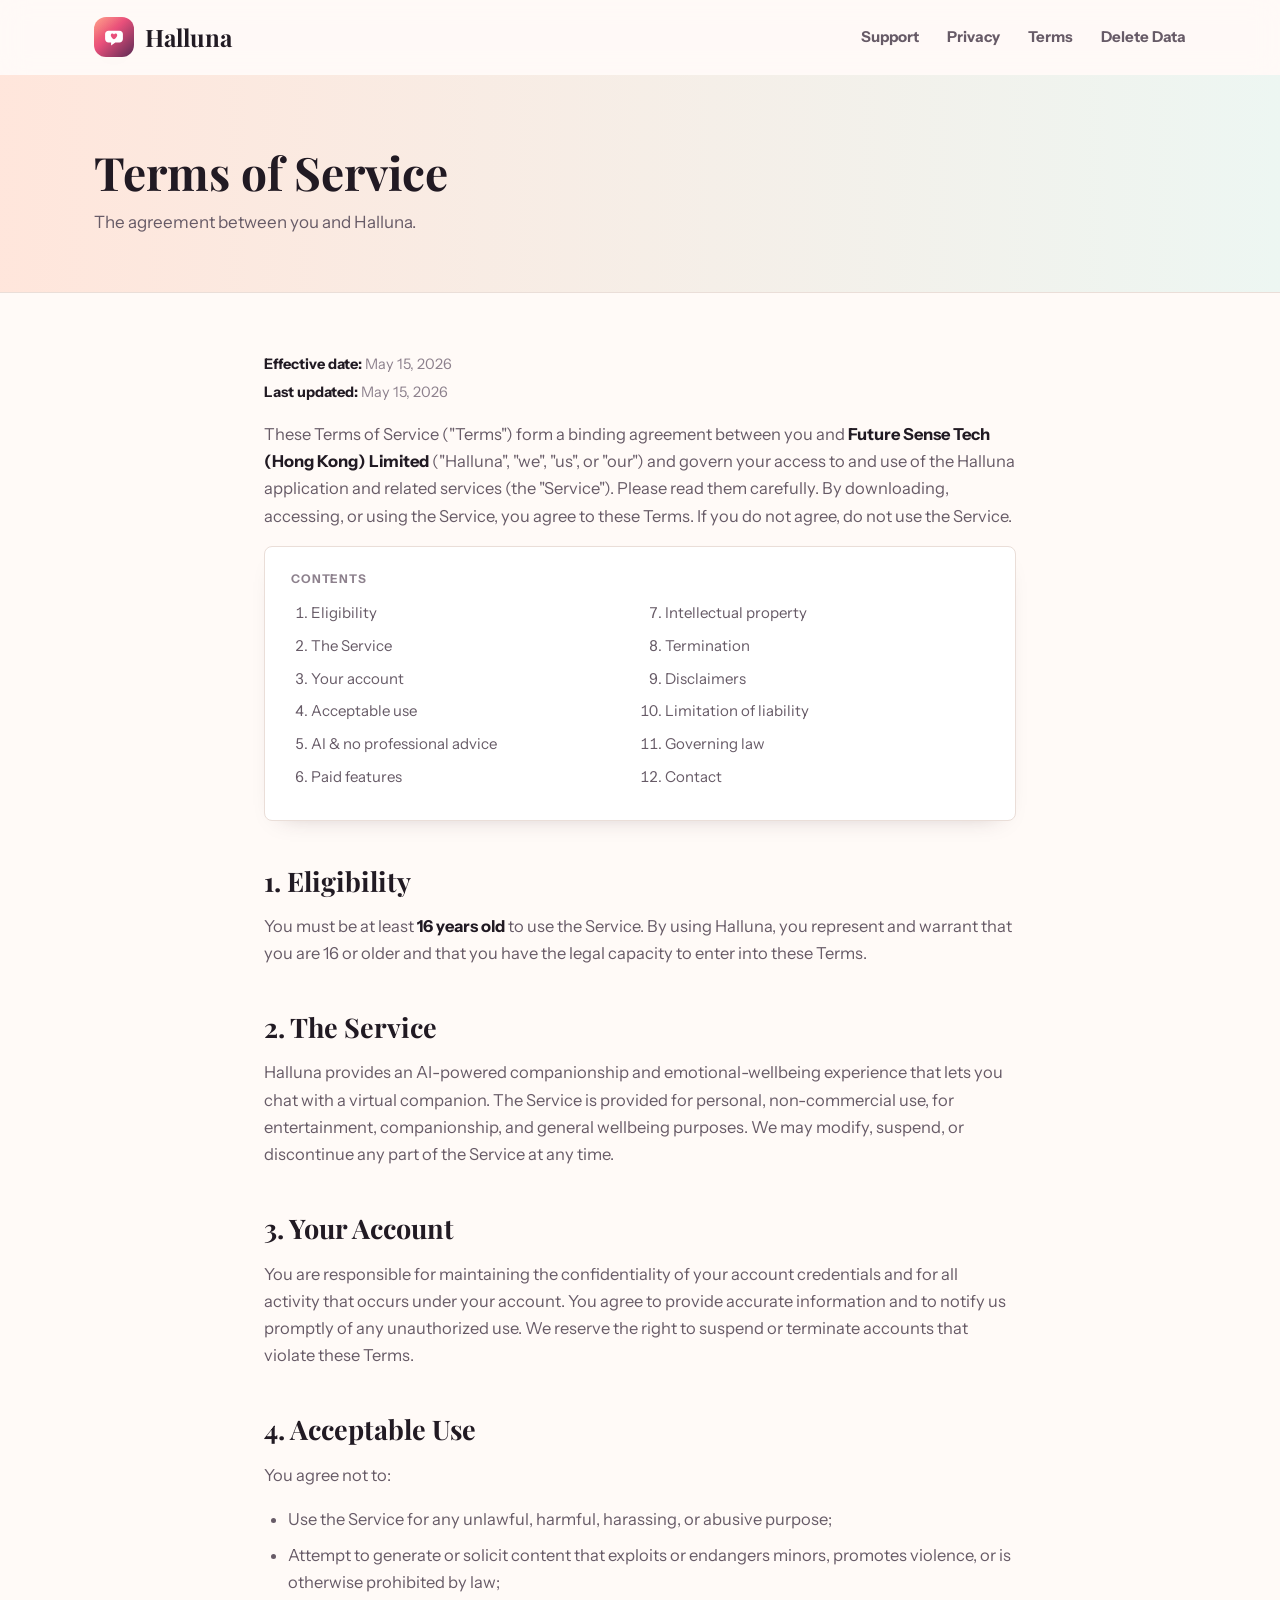
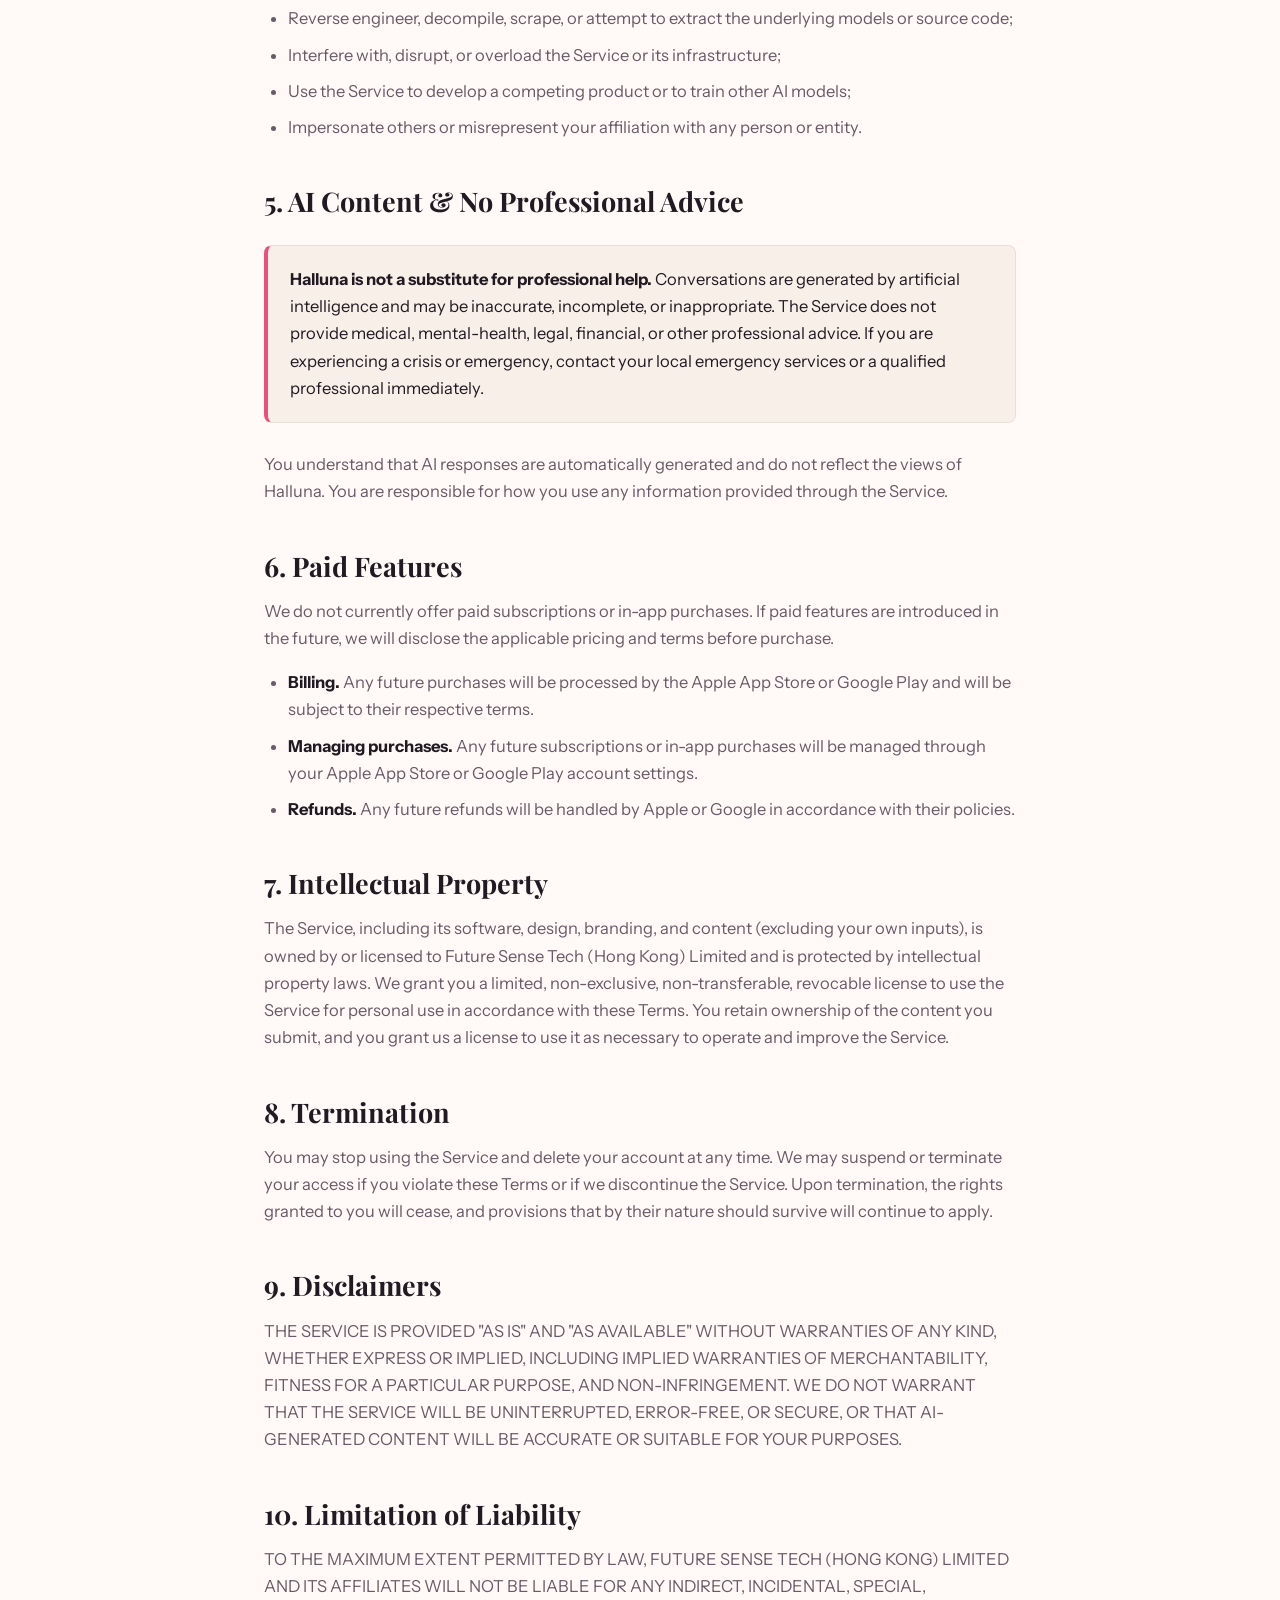
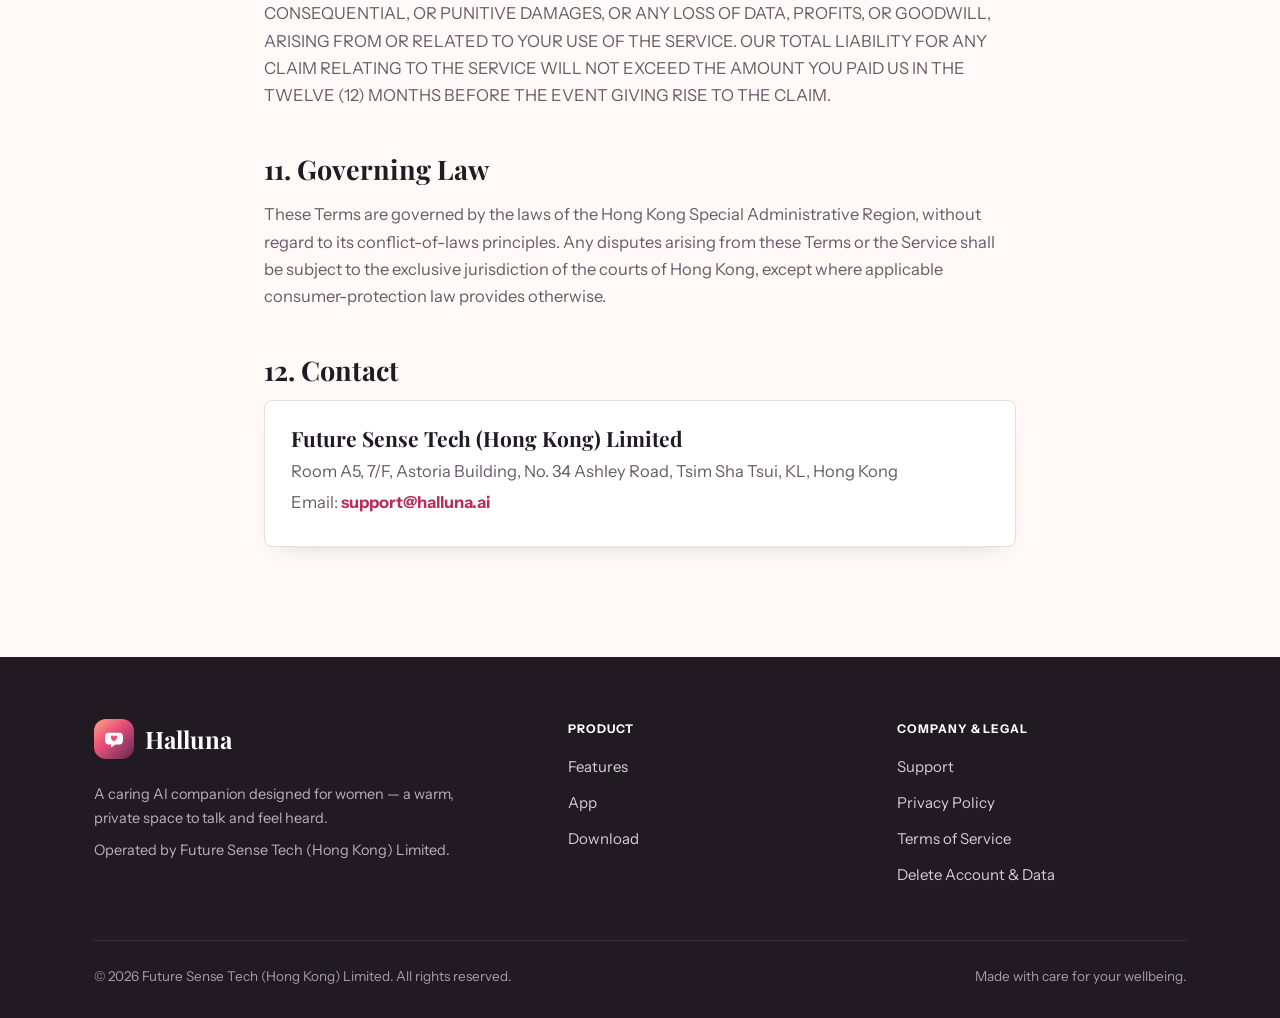
<file: terms.html>
<!DOCTYPE html>
<html lang="en">
<head>
  <meta charset="UTF-8" />
  <meta name="viewport" content="width=device-width, initial-scale=1.0" />
  <title>Terms of Service — Halluna</title>
  <meta name="description" content="The terms that govern your use of the Halluna app, operated by Future Sense Tech (Hong Kong) Limited." />
  <link rel="preconnect" href="https://fonts.googleapis.com" />
  <link rel="preconnect" href="https://fonts.gstatic.com" crossorigin />
  <link href="https://fonts.googleapis.com/css2?family=Instrument+Sans:wght@400;500;600;700;800&family=Playfair+Display:wght@600;700&display=swap" rel="stylesheet" />
  <link rel="icon" href="assets/favicon.svg" type="image/svg+xml" />
  <link rel="stylesheet" href="styles.css" />
</head>
<body>

  <header class="site-header">
    <div class="wrap nav">
      <a class="brand" href="index.html"><span class="logo"><svg viewBox="0 0 24 24" fill="none"><path d="M6.5 5.7h11c1.9 0 3.4 1.5 3.4 3.4v4.9c0 1.9-1.5 3.4-3.4 3.4h-4.2l-4.2 3.1v-3.1H6.5c-1.9 0-3.4-1.5-3.4-3.4V9.1c0-1.9 1.5-3.4 3.4-3.4Z" fill="currentColor"/><path d="M12 14.4s-3.2-1.9-3.2-4.1c0-1 .7-1.7 1.6-1.7.7 0 1.2.4 1.6 1 .4-.6.9-1 1.6-1 .9 0 1.6.7 1.6 1.7 0 2.2-3.2 4.1-3.2 4.1Z" fill="#e9507b"/></svg></span><span class="wordmark">Halluna</span></a>
      <nav class="nav-links">
        <a href="support.html">Support</a>
        <a href="privacy.html">Privacy</a>
        <a href="terms.html">Terms</a>
        <a href="delete-account.html">Delete Data</a>
      </nav>
    </div>
  </header>

  <section class="page-hero">
    <span class="orb"></span>
    <div class="wrap">
      <h1>Terms of Service</h1>
      <p>The agreement between you and Halluna.</p>
    </div>
  </section>

  <section class="legal">
    <div class="wrap">
      <p class="meta"><strong>Effective date:</strong> May 15, 2026</p>
      <p class="meta"><strong>Last updated:</strong> May 15, 2026</p>

      <p>
        These Terms of Service ("Terms") form a binding agreement between you and
        <strong>Future Sense Tech (Hong Kong) Limited</strong> ("Halluna", "we", "us", or "our")
        and govern your access to and use of the Halluna application and related services (the "Service").
        Please read them carefully. By downloading, accessing, or using the Service, you agree to these Terms.
        If you do not agree, do not use the Service.
      </p>

      <div class="toc">
        <h4>Contents</h4>
        <ol>
          <li><a href="#eligibility">Eligibility</a></li>
          <li><a href="#service">The Service</a></li>
          <li><a href="#accounts">Your account</a></li>
          <li><a href="#conduct">Acceptable use</a></li>
          <li><a href="#ai-disclaimer">AI &amp; no professional advice</a></li>
          <li><a href="#paid-features">Paid features</a></li>
          <li><a href="#ip">Intellectual property</a></li>
          <li><a href="#termination">Termination</a></li>
          <li><a href="#disclaimers">Disclaimers</a></li>
          <li><a href="#liability">Limitation of liability</a></li>
          <li><a href="#law">Governing law</a></li>
          <li><a href="#contact">Contact</a></li>
        </ol>
      </div>

      <h2 id="eligibility">1. Eligibility</h2>
      <p>
        You must be at least <strong>16 years old</strong> to use the Service. By using Halluna, you
        represent and warrant that you are 16 or older and that you have the legal capacity to enter into
        these Terms.
      </p>

      <h2 id="service">2. The Service</h2>
      <p>
        Halluna provides an AI-powered companionship and emotional-wellbeing experience that lets you chat
        with a virtual companion. The Service is provided for personal, non-commercial use, for entertainment,
        companionship, and general wellbeing purposes. We may modify, suspend, or discontinue any part of the
        Service at any time.
      </p>

      <h2 id="accounts">3. Your Account</h2>
      <p>
        You are responsible for maintaining the confidentiality of your account credentials and for all
        activity that occurs under your account. You agree to provide accurate information and to notify us
        promptly of any unauthorized use. We reserve the right to suspend or terminate accounts that violate
        these Terms.
      </p>

      <h2 id="conduct">4. Acceptable Use</h2>
      <p>You agree not to:</p>
      <ul>
        <li>Use the Service for any unlawful, harmful, harassing, or abusive purpose;</li>
        <li>Attempt to generate or solicit content that exploits or endangers minors, promotes violence, or
          is otherwise prohibited by law;</li>
        <li>Reverse engineer, decompile, scrape, or attempt to extract the underlying models or source code;</li>
        <li>Interfere with, disrupt, or overload the Service or its infrastructure;</li>
        <li>Use the Service to develop a competing product or to train other AI models;</li>
        <li>Impersonate others or misrepresent your affiliation with any person or entity.</li>
      </ul>

      <h2 id="ai-disclaimer">5. AI Content &amp; No Professional Advice</h2>
      <div class="callout">
        <p><strong>Halluna is not a substitute for professional help.</strong> Conversations are generated
          by artificial intelligence and may be inaccurate, incomplete, or inappropriate. The Service does
          not provide medical, mental-health, legal, financial, or other professional advice. If you are
          experiencing a crisis or emergency, contact your local emergency services or a qualified
          professional immediately.</p>
      </div>
      <p>
        You understand that AI responses are automatically generated and do not reflect the views of
        Halluna. You are responsible for how you use any information provided through the Service.
      </p>

      <h2 id="paid-features">6. Paid Features</h2>
      <p>
        We do not currently offer paid subscriptions or in-app purchases. If paid features are introduced in
        the future, we will disclose the applicable pricing and terms before purchase.
      </p>
      <ul>
        <li><strong>Billing.</strong> Any future purchases will be processed by the Apple App Store or Google
          Play and will be subject to their respective terms.</li>
        <li><strong>Managing purchases.</strong> Any future subscriptions or in-app purchases will be managed
          through your Apple App Store or Google Play account settings.</li>
        <li><strong>Refunds.</strong> Any future refunds will be handled by Apple or Google in accordance with
          their policies.</li>
      </ul>

      <h2 id="ip">7. Intellectual Property</h2>
      <p>
        The Service, including its software, design, branding, and content (excluding your own inputs), is
        owned by or licensed to Future Sense Tech (Hong Kong) Limited and is protected by intellectual
        property laws. We grant you a limited, non-exclusive, non-transferable, revocable license to use the
        Service for personal use in accordance with these Terms. You retain ownership of the content you
        submit, and you grant us a license to use it as necessary to operate and improve the Service.
      </p>

      <h2 id="termination">8. Termination</h2>
      <p>
        You may stop using the Service and delete your account at any time. We may suspend or terminate your
        access if you violate these Terms or if we discontinue the Service. Upon termination, the rights
        granted to you will cease, and provisions that by their nature should survive will continue to apply.
      </p>

      <h2 id="disclaimers">9. Disclaimers</h2>
      <p>
        THE SERVICE IS PROVIDED "AS IS" AND "AS AVAILABLE" WITHOUT WARRANTIES OF ANY KIND, WHETHER EXPRESS OR
        IMPLIED, INCLUDING IMPLIED WARRANTIES OF MERCHANTABILITY, FITNESS FOR A PARTICULAR PURPOSE, AND
        NON-INFRINGEMENT. WE DO NOT WARRANT THAT THE SERVICE WILL BE UNINTERRUPTED, ERROR-FREE, OR SECURE,
        OR THAT AI-GENERATED CONTENT WILL BE ACCURATE OR SUITABLE FOR YOUR PURPOSES.
      </p>

      <h2 id="liability">10. Limitation of Liability</h2>
      <p>
        TO THE MAXIMUM EXTENT PERMITTED BY LAW, FUTURE SENSE TECH (HONG KONG) LIMITED AND ITS AFFILIATES WILL
        NOT BE LIABLE FOR ANY INDIRECT, INCIDENTAL, SPECIAL, CONSEQUENTIAL, OR PUNITIVE DAMAGES, OR ANY LOSS
        OF DATA, PROFITS, OR GOODWILL, ARISING FROM OR RELATED TO YOUR USE OF THE SERVICE. OUR TOTAL LIABILITY
        FOR ANY CLAIM RELATING TO THE SERVICE WILL NOT EXCEED THE AMOUNT YOU PAID US IN THE TWELVE (12) MONTHS
        BEFORE THE EVENT GIVING RISE TO THE CLAIM.
      </p>

      <h2 id="law">11. Governing Law</h2>
      <p>
        These Terms are governed by the laws of the Hong Kong Special Administrative Region, without regard to
        its conflict-of-laws principles. Any disputes arising from these Terms or the Service shall be subject
        to the exclusive jurisdiction of the courts of Hong Kong, except where applicable consumer-protection
        law provides otherwise.
      </p>

      <h2 id="contact">12. Contact</h2>
      <div class="contact-card">
        <h3>Future Sense Tech (Hong Kong) Limited</h3>
        <p>Room A5, 7/F, Astoria Building, No. 34 Ashley Road, Tsim Sha Tsui, KL, Hong Kong</p>
        <p>Email: <a href="mailto:support@halluna.ai">support@halluna.ai</a></p>
      </div>
    </div>
  </section>

  <footer class="site-footer">
    <div class="wrap">
      <div class="footer-grid">
        <div>
          <a class="brand" href="index.html"><span class="logo"><svg viewBox="0 0 24 24" fill="none"><path d="M6.5 5.7h11c1.9 0 3.4 1.5 3.4 3.4v4.9c0 1.9-1.5 3.4-3.4 3.4h-4.2l-4.2 3.1v-3.1H6.5c-1.9 0-3.4-1.5-3.4-3.4V9.1c0-1.9 1.5-3.4 3.4-3.4Z" fill="currentColor"/><path d="M12 14.4s-3.2-1.9-3.2-4.1c0-1 .7-1.7 1.6-1.7.7 0 1.2.4 1.6 1 .4-.6.9-1 1.6-1 .9 0 1.6.7 1.6 1.7 0 2.2-3.2 4.1-3.2 4.1Z" fill="#e9507b"/></svg></span><span class="wordmark">Halluna</span></a>
          <p>A caring AI companion designed for women — a warm, private space to talk and feel heard.</p>
          <p>Operated by Future Sense Tech (Hong Kong) Limited.</p>
        </div>
        <div class="footer-col">
          <h4>Product</h4>
          <a href="index.html#features">Features</a>
          <a href="index.html#app">App</a>
          <a href="index.html#download">Download</a>
        </div>
        <div class="footer-col">
          <h4>Company &amp; Legal</h4>
          <a href="support.html">Support</a>
          <a href="privacy.html">Privacy Policy</a>
          <a href="terms.html">Terms of Service</a>
          <a href="delete-account.html">Delete Account &amp; Data</a>
        </div>
      </div>
      <div class="footer-bottom">
        <span>© 2026 Future Sense Tech (Hong Kong) Limited. All rights reserved.</span>
        <span>Made with care for your wellbeing.</span>
      </div>
    </div>
  </footer>

</body>
</html>
</file>
<file: styles.css>
/* ==========================================================================
   Halluna website
   ========================================================================== */

:root {
  --paper: #fffaf7;
  --paper-2: #f8efe9;
  --surface: #ffffff;
  --ink: #211a23;
  --muted: #675b67;
  --soft: #8d818d;
  --coral: #e9507b;
  --coral-deep: #b92f5a;
  --plum: #5b2a54;
  --teal: #1e8a7a;
  --mint: #dff3ee;
  --peach: #ffd6c6;
  --line: #eaded8;
  --line-dark: #3b303d;
  --shadow-sm: 0 10px 24px -18px rgba(61, 37, 47, .35);
  --shadow-md: 0 24px 48px -28px rgba(61, 37, 47, .42);
  --shadow-lg: 0 36px 80px -34px rgba(61, 37, 47, .55);
  --max: 1140px;
  --display: "Playfair Display", Georgia, "Times New Roman", serif;
  --text: "Instrument Sans", system-ui, -apple-system, "Segoe UI", sans-serif;
}

* { box-sizing: border-box; }

html {
  scroll-behavior: smooth;
  -webkit-text-size-adjust: 100%;
}

body {
  margin: 0;
  font-family: var(--text);
  color: var(--ink);
  background: var(--paper);
  font-size: 17px;
  line-height: 1.65;
  -webkit-font-smoothing: antialiased;
  text-rendering: optimizeLegibility;
}

body.modal-open {
  overflow: hidden;
}

h1,
h2,
h3 {
  margin-top: 0;
  font-family: var(--display);
  font-weight: 700;
  letter-spacing: 0;
  line-height: 1.1;
}

a {
  color: var(--coral-deep);
  text-decoration: none;
  transition: color .18s ease;
}

a:hover { color: var(--plum); }
img { display: block; max-width: 100%; }

.wrap {
  width: 100%;
  max-width: var(--max);
  margin: 0 auto;
  padding: 0 24px;
}

.tight { max-width: 860px; }

/* ---------- Brand ---------- */
.brand {
  display: inline-flex;
  align-items: center;
  gap: 11px;
  color: inherit;
}

.brand:hover { color: inherit; }

.logo {
  width: 40px;
  height: 40px;
  border-radius: 12px;
  color: #fff;
  background:
    linear-gradient(145deg, rgba(255, 255, 255, .18), rgba(255, 255, 255, 0) 36%),
    linear-gradient(135deg, #ff8e73 0%, #e9507b 42%, #5b2a54 100%);
  display: grid;
  place-items: center;
  box-shadow: var(--shadow-sm);
  flex: none;
}

.logo svg {
  width: 24px;
  height: 24px;
}

.wordmark {
  font-family: var(--display);
  font-weight: 700;
  font-size: 24px;
  color: var(--ink);
  line-height: 1;
}

/* ---------- Header ---------- */
.site-header {
  position: sticky;
  top: 0;
  z-index: 60;
  background: rgba(255, 250, 247, .84);
  backdrop-filter: saturate(160%) blur(14px);
  border-bottom: 1px solid transparent;
  transition: border-color .2s ease, background .2s ease;
}

.site-header.scrolled {
  background: rgba(255, 250, 247, .94);
  border-bottom-color: var(--line);
}

.nav {
  display: flex;
  align-items: center;
  justify-content: space-between;
  min-height: 74px;
}

.nav-links {
  display: flex;
  align-items: center;
  gap: 28px;
}

.nav-links a {
  color: var(--muted);
  font-size: 15px;
  font-weight: 700;
}

.nav-links a:not(.btn):hover { color: var(--ink); }

.nav-links a.btn-primary {
  color: #fff;
}

.nav-links a.btn-primary:hover {
  color: #fff;
}

/* ---------- Buttons and store badges ---------- */
.btn {
  display: inline-flex;
  align-items: center;
  justify-content: center;
  gap: 9px;
  min-height: 46px;
  padding: 12px 24px;
  border-radius: 999px;
  border: 1px solid transparent;
  font-family: var(--text);
  font-size: 15px;
  font-weight: 800;
  cursor: pointer;
  white-space: nowrap;
  transition: transform .16s ease, box-shadow .16s ease, background .16s ease;
}

.btn:hover {
  text-decoration: none;
  transform: translateY(-2px);
}

.btn-primary {
  color: #fff;
  background: var(--coral);
  box-shadow: var(--shadow-md);
}

.btn-primary:hover {
  color: #fff;
  background: var(--coral-deep);
  box-shadow: var(--shadow-lg);
}

.btn-sm {
  min-height: 40px;
  padding: 9px 18px;
  font-size: 14px;
}

.store-row {
  display: flex;
  gap: 14px;
  flex-wrap: wrap;
}

.store-badge {
  display: inline-flex;
  align-items: center;
  justify-content: flex-start;
  gap: 12px;
  min-width: 188px;
  min-height: 56px;
  padding: 10px 18px;
  border-radius: 8px;
  color: #fff;
  background: #211a23;
  box-shadow: var(--shadow-md);
  transition: transform .16s ease, box-shadow .16s ease, background .16s ease;
}

.store-badge:hover {
  color: #fff;
  background: #332834;
  transform: translateY(-2px);
  box-shadow: var(--shadow-lg);
}

.store-badge img {
  width: 26px;
  height: 26px;
  object-fit: contain;
  flex: none;
}

.store-badge .t {
  display: flex;
  flex-direction: column;
  line-height: 1.1;
  text-align: left;
}

.store-badge .t small {
  font-size: 10.5px;
  font-weight: 600;
  opacity: .78;
}

.store-badge .t b {
  font-size: 16px;
  font-weight: 800;
}

/* ---------- Hero ---------- */
.hero {
  position: relative;
  overflow: hidden;
}

.app-hero {
  min-height: calc(100vh - 74px);
  padding: 62px 0 58px;
  background:
    linear-gradient(90deg, rgba(255, 214, 198, .42), rgba(223, 243, 238, .45)),
    radial-gradient(1200px 640px at 50% 0%, #ffffff 0%, rgba(255, 255, 255, 0) 72%);
}

.hero-grid {
  display: grid;
  grid-template-columns: minmax(0, 1fr) 410px;
  gap: 72px;
  align-items: center;
}

.hero-copy {
  max-width: 630px;
}

.app-mark {
  display: inline-flex;
  align-items: center;
  gap: 12px;
  margin-bottom: 26px;
  padding: 8px 14px 8px 8px;
  border: 1px solid rgba(233, 80, 123, .22);
  border-radius: 999px;
  color: var(--plum);
  background: rgba(255, 255, 255, .72);
  box-shadow: var(--shadow-sm);
  font-size: 13px;
  font-weight: 800;
  text-transform: uppercase;
}

.app-icon {
  display: grid;
  place-items: center;
  color: #fff;
  background:
    linear-gradient(145deg, rgba(255, 255, 255, .2), rgba(255, 255, 255, 0) 34%),
    linear-gradient(135deg, #ff8e73 0%, #e9507b 42%, #5b2a54 100%);
  box-shadow: var(--shadow-md);
}

.app-icon {
  width: 54px;
  height: 54px;
  margin: 0;
  border-radius: 16px;
  flex: none;
}

.app-icon svg {
  width: 32px;
  height: 32px;
}

.hero h1 {
  max-width: 680px;
  margin: 0 0 22px;
  color: var(--ink);
  font-size: 58px;
}

.hero .lead {
  max-width: 590px;
  margin: 0 0 32px;
  color: var(--muted);
  font-size: 19px;
}

.hero-stores { margin-bottom: 20px; }

.micro {
  display: flex;
  align-items: center;
  gap: 9px;
  color: var(--soft);
  font-size: 14px;
  font-weight: 600;
}

.micro svg {
  width: 18px;
  height: 18px;
  color: var(--teal);
  flex: none;
}

/* ---------- App preview ---------- */
.phone-wrap {
  position: relative;
  display: grid;
  justify-items: center;
}

.phone {
  position: relative;
  width: 318px;
  aspect-ratio: 9 / 19.4;
  padding: 14px;
  border-radius: 42px;
  background: #211a23;
  box-shadow: 0 28px 70px -30px rgba(33, 26, 35, .85);
}

.phone::before {
  content: "";
  position: absolute;
  inset: 8px;
  border: 1px solid rgba(255, 255, 255, .16);
  border-radius: 36px;
  pointer-events: none;
}

.phone .screen {
  width: 100%;
  height: 100%;
  overflow: hidden;
  border-radius: 30px;
  background: linear-gradient(180deg, #fffaf7 0%, #f6ece6 100%);
  display: flex;
  flex-direction: column;
}

.chat-top {
  display: flex;
  align-items: center;
  gap: 12px;
  padding: 14px 16px;
  border-bottom: 1px solid rgba(234, 222, 216, .82);
  background: rgba(255, 255, 255, .64);
}

.chat-top .ava {
  position: relative;
  width: 56px;
  height: 56px;
  border-radius: 50%;
  background: #fff;
  box-shadow: 0 12px 26px -18px rgba(61, 37, 47, .55);
  flex: none;
}

.chat-top .ava img {
  width: 100%;
  height: 100%;
  object-fit: cover;
  border-radius: 50%;
  display: block;
}

.chat-top .ava::after {
  content: "";
  position: absolute;
  right: 1px;
  bottom: 1px;
  z-index: 2;
  width: 13px;
  height: 13px;
  border-radius: 50%;
  background: var(--teal);
  border: 2px solid #fff;
}

.chat-top .meta { flex: 1; }
.chat-top .nm { font-size: 17px; font-weight: 800; line-height: 1.2; }
.chat-top .st { color: var(--teal); font-size: 12px; font-weight: 800; }

.chat-actions {
  display: inline-flex;
  align-items: center;
  gap: 8px;
  color: var(--soft);
  flex: none;
}

.chat-actions span {
  width: 30px;
  height: 30px;
  border-radius: 50%;
  background: var(--paper-2);
  display: grid;
  place-items: center;
}

.chat-actions svg {
  width: 16px;
  height: 16px;
}

.mood-card {
  margin: 14px 14px 0;
  padding: 14px;
  border: 1px solid rgba(233, 80, 123, .18);
  border-radius: 8px;
  background: #fff;
  box-shadow: var(--shadow-sm);
}

.mood-card span {
  display: block;
  color: var(--soft);
  font-size: 11px;
  font-weight: 800;
  text-transform: uppercase;
}

.mood-card strong {
  display: block;
  margin: 3px 0 10px;
  color: var(--plum);
  font-size: 16px;
}

.mood-row {
  display: flex;
  gap: 6px;
}

.mood-row i {
  padding: 5px 9px;
  border-radius: 999px;
  color: var(--plum);
  background: var(--paper-2);
  font-size: 11px;
  font-style: normal;
  font-weight: 800;
}

.chat-body {
  flex: 1;
  display: flex;
  flex-direction: column;
  gap: 9px;
  overflow: hidden;
  padding: 16px 14px 8px;
}

.daystamp {
  align-self: center;
  padding: 3px 12px;
  border-radius: 999px;
  color: var(--soft);
  background: rgba(255, 255, 255, .72);
  font-size: 10.5px;
  font-weight: 700;
}

.bubble {
  max-width: 82%;
  padding: 10px 13px;
  border: 1px solid transparent;
  border-radius: 18px;
  box-shadow: 0 5px 14px -10px rgba(61, 37, 47, .55);
  font-size: 12.8px;
  line-height: 1.45;
  animation: rise .5s ease both;
}

.bubble.them {
  align-self: flex-start;
  color: var(--ink);
  background: rgba(255, 255, 255, .94);
  border-color: rgba(91, 42, 84, .08);
  border-bottom-left-radius: 5px;
}

.bubble.me {
  align-self: flex-end;
  color: #fff;
  background: #8f476b;
  border-bottom-right-radius: 5px;
}

.b1 { animation-delay: .05s; }
.b2 { animation-delay: .2s; }
.b3 { animation-delay: .45s; }
.b4 { animation-delay: .62s; }

@keyframes rise {
  from { opacity: 0; transform: translateY(8px); }
  to { opacity: 1; transform: none; }
}

.typing {
  align-self: flex-start;
  display: inline-flex;
  gap: 4px;
  padding: 11px 13px;
  border: 1px solid rgba(91, 42, 84, .08);
  border-radius: 18px;
  border-bottom-left-radius: 5px;
  background: #fff;
  animation: rise .5s .75s ease both;
}

.typing span {
  width: 6px;
  height: 6px;
  border-radius: 50%;
  background: #c9b7c3;
  animation: blink 1.3s infinite ease-in-out;
}

.typing span:nth-child(2) { animation-delay: .2s; }
.typing span:nth-child(3) { animation-delay: .4s; }

@keyframes blink {
  0%, 60%, 100% { opacity: .35; transform: translateY(0); }
  30% { opacity: 1; transform: translateY(-3px); }
}

.chat-input {
  display: flex;
  align-items: center;
  gap: 9px;
  padding: 10px 12px 14px;
  border-top: 1px solid rgba(234, 222, 216, .82);
  background: rgba(255, 255, 255, .68);
}

.chat-input .field {
  flex: 1;
  min-width: 0;
  padding: 10px 13px;
  border-radius: 999px;
  color: var(--soft);
  background: var(--paper-2);
  font-size: 12px;
  font-weight: 700;
}

.chat-input .send {
  width: 36px;
  height: 36px;
  border-radius: 50%;
  color: #fff;
  background: var(--plum);
  display: grid;
  place-items: center;
  flex: none;
}

.chat-input .send svg {
  width: 17px;
  height: 17px;
}

/* ---------- Strips and sections ---------- */
.strip {
  border-top: 1px solid var(--line);
  border-bottom: 1px solid var(--line);
  background: #fff;
}

.strip .wrap {
  display: flex;
  flex-wrap: wrap;
  gap: 14px 36px;
  justify-content: center;
  padding-block: 20px;
}

.strip span {
  display: inline-flex;
  align-items: center;
  gap: 9px;
  color: var(--muted);
  font-size: 14px;
  font-weight: 800;
}

.strip svg {
  width: 18px;
  height: 18px;
  color: var(--teal);
}

section.block { padding: 88px 0; }

.alt {
  border-block: 1px solid var(--line);
  background: #fff;
}

.section-head {
  max-width: 700px;
  margin: 0 auto 48px;
  text-align: center;
}

.eyebrow {
  display: block;
  margin-bottom: 13px;
  color: var(--coral-deep);
  font-size: 12px;
  font-weight: 900;
  letter-spacing: .08em;
  text-transform: uppercase;
}

.eyebrow.left { text-align: left; }

.section-head h2,
.section-copy h2 {
  margin-bottom: 14px;
  font-size: 42px;
}

.section-head p,
.section-copy p {
  margin: 0;
  color: var(--muted);
  font-size: 18px;
}

.features {
  display: grid;
  grid-template-columns: repeat(3, 1fr);
  gap: 18px;
}

.card,
.info-panel,
.contact-card,
.toc,
.quote {
  border: 1px solid var(--line);
  border-radius: 8px;
  background: var(--surface);
  box-shadow: var(--shadow-sm);
}

.card {
  padding: 28px 24px;
  transition: transform .2s ease, box-shadow .2s ease, border-color .2s ease;
}

.card:hover {
  border-color: rgba(233, 80, 123, .35);
  transform: translateY(-3px);
  box-shadow: var(--shadow-md);
}

.card .ic {
  width: 48px;
  height: 48px;
  margin-bottom: 20px;
  border-radius: 8px;
  color: var(--plum);
  background: linear-gradient(135deg, var(--peach), var(--mint));
  display: grid;
  place-items: center;
}

.card .ic svg {
  width: 25px;
  height: 25px;
}

.card h3 {
  margin: 0 0 9px;
  font-size: 21px;
}

.card p {
  margin: 0;
  color: var(--muted);
  font-size: 15.5px;
}

.split-section {
  display: grid;
  grid-template-columns: minmax(0, .9fr) minmax(0, 1fr);
  gap: 56px;
  align-items: start;
}

.section-copy {
  max-width: 480px;
}

.safety-list {
  display: grid;
  gap: 14px;
}

.safety-list div {
  padding: 22px 24px;
  border-left: 4px solid var(--teal);
  border-radius: 8px;
  background: var(--paper);
}

.safety-list strong {
  display: block;
  margin-bottom: 5px;
  color: var(--ink);
  font-size: 16px;
}

.safety-list span {
  color: var(--muted);
  font-size: 15px;
}

.app-store-section {
  background: var(--paper);
}

.store-info-grid {
  display: grid;
  grid-template-columns: 1fr 1fr;
  gap: 18px;
}

.info-panel {
  padding: 28px;
}

.info-panel h3 {
  margin-bottom: 18px;
  font-size: 24px;
}

.info-panel dl,
.info-panel dd {
  margin: 0;
}

.info-panel div {
  display: grid;
  grid-template-columns: 150px 1fr;
  gap: 18px;
  padding: 13px 0;
  border-top: 1px solid var(--line);
}

.info-panel dt {
  color: var(--soft);
  font-size: 13px;
  font-weight: 900;
  text-transform: uppercase;
}

.info-panel dd {
  color: var(--ink);
  font-size: 15px;
  font-weight: 700;
}

/* ---------- Modal ---------- */
.modal {
  position: fixed;
  inset: 0;
  z-index: 100;
  display: none;
  align-items: center;
  justify-content: center;
  padding: 24px;
}

.modal[aria-hidden="false"] {
  display: flex;
}

.modal-backdrop {
  position: absolute;
  inset: 0;
  background: rgba(33, 26, 35, .52);
  backdrop-filter: blur(8px);
}

.modal-card {
  position: relative;
  z-index: 1;
  width: min(420px, 100%);
  padding: 34px 28px 28px;
  border: 1px solid var(--line);
  border-radius: 12px;
  background: #fff;
  box-shadow: var(--shadow-lg);
  text-align: center;
}

.modal-close {
  position: absolute;
  top: 12px;
  right: 14px;
  width: 32px;
  height: 32px;
  border: 0;
  border-radius: 50%;
  color: var(--soft);
  background: var(--paper-2);
  font-size: 24px;
  line-height: 1;
  cursor: pointer;
}

.modal-icon {
  width: 58px;
  height: 58px;
  margin: 0 auto 18px;
  border-radius: 16px;
  color: #fff;
  background:
    linear-gradient(145deg, rgba(255, 255, 255, .18), rgba(255, 255, 255, 0) 36%),
    linear-gradient(135deg, #ff8e73 0%, #e9507b 42%, #5b2a54 100%);
  display: grid;
  place-items: center;
}

.modal-icon svg {
  width: 34px;
  height: 34px;
}

.modal-card h2 {
  margin: 0 0 10px;
  font-size: 30px;
}

.modal-card p {
  margin: 0 0 22px;
  color: var(--muted);
  font-size: 16px;
}

/* ---------- Footer ---------- */
.site-footer {
  padding: 62px 0 30px;
  color: #d8ccd8;
  background: #211a23;
}

.footer-grid {
  display: grid;
  grid-template-columns: 1.5fr 1fr 1fr;
  gap: 40px;
  margin-bottom: 42px;
}

.site-footer .wordmark { color: #fff; }
.site-footer .brand { margin-bottom: 16px; }

.site-footer p {
  max-width: 360px;
  margin: 8px 0;
  color: #bdaebd;
  font-size: 14.5px;
}

.footer-col h4 {
  margin: 0 0 16px;
  color: #fff;
  font-family: var(--text);
  font-size: 12px;
  font-weight: 900;
  letter-spacing: .08em;
  text-transform: uppercase;
}

.footer-col a {
  display: block;
  margin-bottom: 11px;
  color: #d8ccd8;
  font-size: 15px;
}

.footer-col a:hover { color: #fff; }

.footer-bottom {
  display: flex;
  justify-content: space-between;
  flex-wrap: wrap;
  gap: 10px;
  padding-top: 24px;
  border-top: 1px solid var(--line-dark);
  color: #a99aaa;
  font-size: 13.5px;
}

.footer-bottom a {
  color: #d8ccd8;
}

/* ---------- Steps and quotes retained for content pages ---------- */
.steps {
  display: grid;
  grid-template-columns: repeat(3, 1fr);
  gap: 24px;
  counter-reset: s;
}

.step {
  position: relative;
  padding: 8px 6px;
}

.step .num {
  width: 50px;
  height: 50px;
  margin-bottom: 18px;
  border: 1px solid var(--line);
  border-radius: 8px;
  color: var(--coral-deep);
  background: var(--surface);
  display: grid;
  place-items: center;
  box-shadow: var(--shadow-sm);
  font-family: var(--display);
  font-size: 22px;
  font-weight: 700;
}

.step h3 {
  margin: 0 0 8px;
  font-size: 20px;
}

.step p {
  margin: 0;
  color: var(--muted);
  font-size: 15.5px;
}

.quote-grid {
  display: grid;
  grid-template-columns: repeat(3, 1fr);
  gap: 18px;
}

.quote {
  padding: 28px 24px;
}

.quote .stars {
  margin-bottom: 14px;
  color: var(--coral);
  font-size: 15px;
}

.quote p {
  margin: 0 0 18px;
  color: var(--ink);
  font-size: 16px;
  font-style: italic;
}

.quote .who {
  display: flex;
  align-items: center;
  gap: 12px;
}

.quote .who .av {
  width: 38px;
  height: 38px;
  border-radius: 50%;
  color: var(--plum);
  background: var(--mint);
  display: grid;
  place-items: center;
  font-size: 15px;
  font-weight: 800;
}

.quote .who b { font-size: 14.5px; }

.quote .who small {
  display: block;
  color: var(--soft);
  font-size: 12.5px;
}

/* ---------- Legal / content pages ---------- */
.page-hero {
  position: relative;
  overflow: hidden;
  padding: 72px 0 56px;
  border-bottom: 1px solid var(--line);
  background: linear-gradient(90deg, rgba(255, 214, 198, .56), rgba(223, 243, 238, .56));
}

.page-hero .orb { display: none; }

.page-hero h1 {
  margin: 0 0 10px;
  font-size: 46px;
}

.page-hero p {
  margin: 0;
  color: var(--muted);
  font-size: 17px;
}

.legal {
  padding: 56px 0 88px;
}

.legal .wrap { max-width: 800px; }

.legal h2 {
  margin: 46px 0 14px;
  font-size: 27px;
}

.legal h3 {
  margin: 28px 0 8px;
  font-size: 20px;
}

.legal p,
.legal li {
  color: var(--muted);
  font-size: 16.5px;
}

.legal ul,
.legal ol {
  padding-left: 24px;
}

.legal li { margin-bottom: 9px; }

.legal strong {
  color: var(--ink);
  font-weight: 800;
}

.legal .meta {
  margin: 4px 0;
  color: var(--soft);
  font-size: 14.5px;
}

.callout {
  margin: 28px 0;
  padding: 20px 22px;
  border: 1px solid var(--line);
  border-left: 4px solid var(--coral);
  border-radius: 8px;
  background: var(--paper-2);
}

.callout p {
  margin: 0;
  color: var(--ink);
}

.contact-card {
  margin-bottom: 22px;
  padding: 26px;
}

.contact-card h3 {
  margin: 0 0 8px;
  font-size: 21px;
}

.contact-card p {
  margin: 4px 0;
  color: var(--muted);
}

.contact-card a { font-weight: 800; }

.toc {
  margin-bottom: 34px;
  padding: 22px 26px;
}

.toc h4 {
  margin: 0 0 12px;
  color: var(--soft);
  font-size: 12px;
  font-weight: 900;
  letter-spacing: .07em;
  text-transform: uppercase;
}

.toc ol {
  margin: 0;
  padding-left: 20px;
  columns: 2;
  column-gap: 30px;
}

.toc li {
  margin-bottom: 8px;
  font-size: 15px;
}

.toc a { color: var(--muted); }
.toc a:hover { color: var(--coral-deep); }

/* ---------- Responsive ---------- */
@media (max-width: 980px) {
  .hero-grid {
    grid-template-columns: 1fr;
    gap: 48px;
  }

  .hero-copy {
    max-width: 720px;
    text-align: center;
    margin: 0 auto;
  }

  .app-mark,
  .hero-stores,
  .micro {
    justify-content: center;
  }

  .hero .lead {
    margin-inline: auto;
  }

  .split-section,
  .store-info-grid {
    grid-template-columns: 1fr;
  }

  .section-copy {
    max-width: none;
  }
}

@media (max-width: 860px) {
  .features,
  .steps,
  .quote-grid {
    grid-template-columns: 1fr;
  }

  .footer-grid {
    grid-template-columns: 1fr;
    gap: 30px;
  }
}

@media (max-width: 720px) {
  body { font-size: 16px; }

  .wrap { padding: 0 18px; }

  .nav { min-height: 68px; }

  .nav-links .hide-sm { display: none; }
  .nav-links { gap: 14px; }

  .wordmark { font-size: 22px; }

  .app-hero {
    min-height: auto;
    padding: 42px 0 50px;
  }

  .hero h1 {
    font-size: 42px;
  }

  .hero .lead {
    font-size: 17px;
  }

  .store-row {
    justify-content: center;
  }

  .store-badge {
    min-width: 164px;
  }

  .phone {
    width: min(318px, 92vw);
  }

  section.block {
    padding: 64px 0;
  }

  .section-head {
    margin-bottom: 34px;
  }

  .section-head h2,
  .section-copy h2 {
    font-size: 32px;
  }

  .section-head p,
  .section-copy p {
    font-size: 16.5px;
  }

  .info-panel div {
    grid-template-columns: 1fr;
    gap: 4px;
  }

  .page-hero {
    padding: 52px 0 42px;
  }

  .page-hero h1 {
    font-size: 36px;
  }
}

@media (max-width: 520px) {
  .store-badge {
    width: 100%;
    max-width: 310px;
    justify-content: center;
  }

  .app-mark {
    width: 100%;
    justify-content: flex-start;
    border-radius: 8px;
    text-align: left;
  }

  .hero h1 {
    font-size: 36px;
  }

  .micro {
    align-items: flex-start;
    text-align: left;
  }

  .toc ol { columns: 1; }
}
</file>
